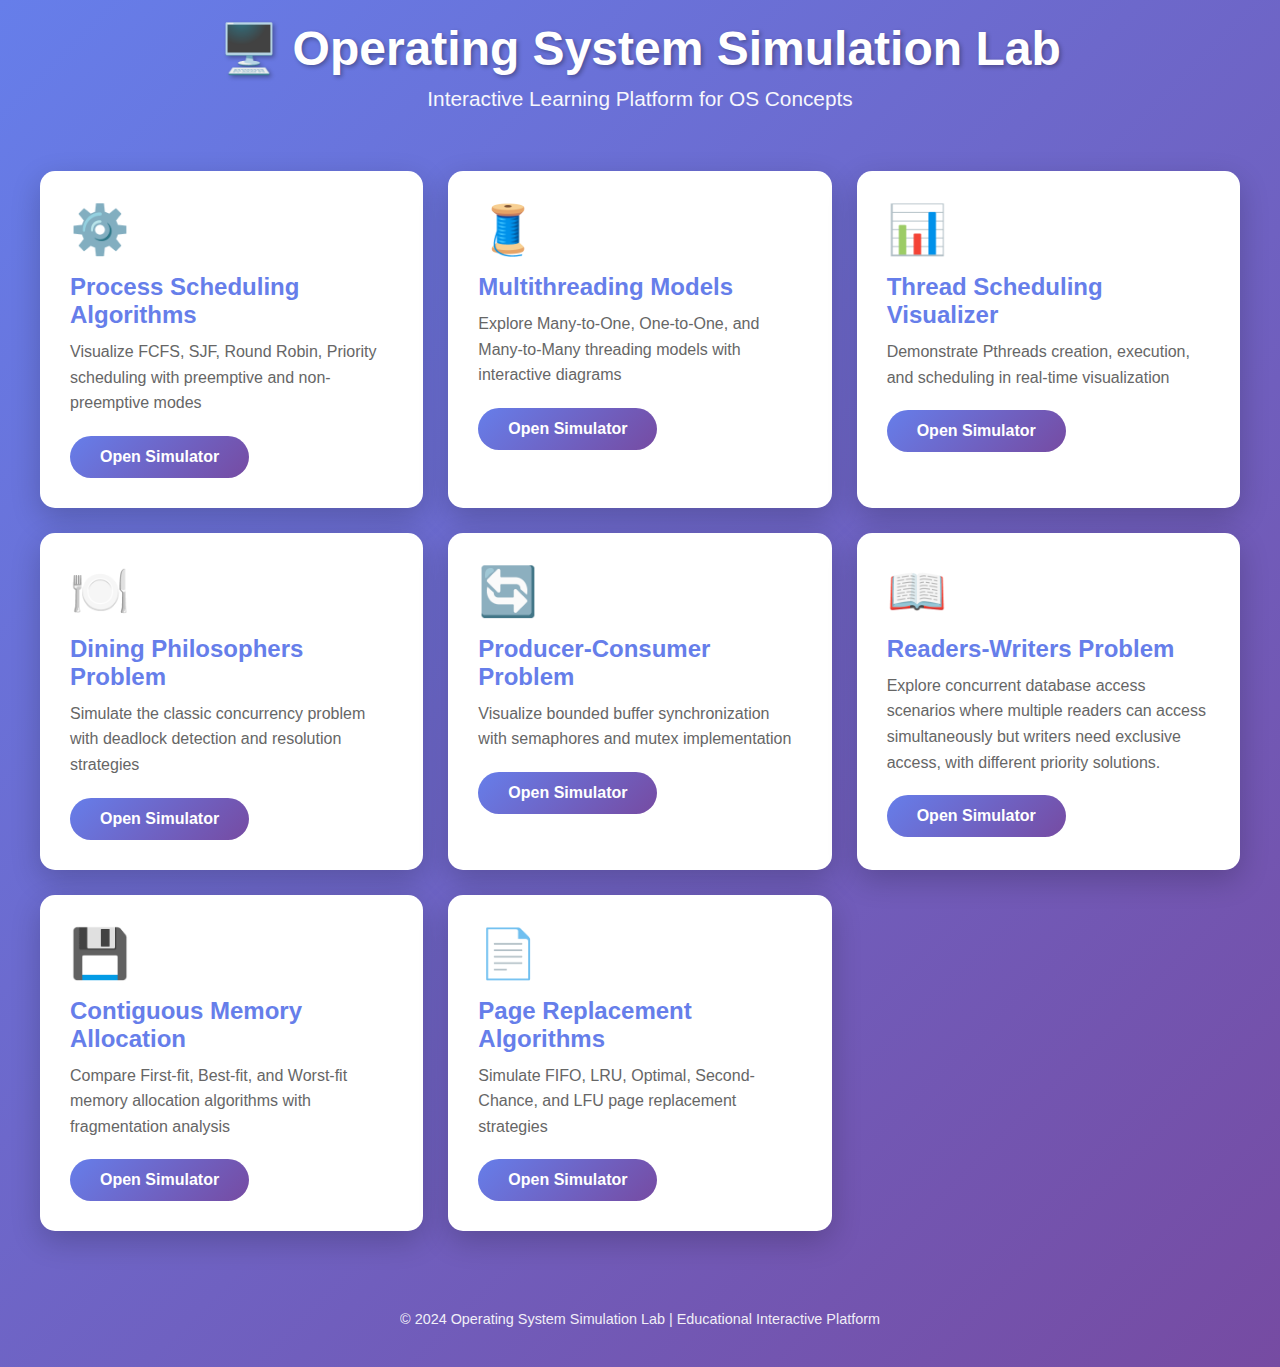
<file: index.html>
<!DOCTYPE html>
<html lang="en">

<head>
    <meta charset="UTF-8">
    <meta name="viewport" content="width=device-width, initial-scale=1.0">
    <title>Operating System Simulation Lab</title>
    <style>
        /* ===== GLOBAL STYLES ===== */
        * {
            margin: 0;
            padding: 0;
            box-sizing: border-box;
        }

        body {
            font-family: 'Segoe UI', Tahoma, Geneva, Verdana, sans-serif;
            background: linear-gradient(135deg, #667eea 0%, #764ba2 100%);
            min-height: 100vh;
            padding: 20px;
            color: #333;
        }

        /* ===== HEADER ===== */
        header {
            text-align: center;
            color: white;
            margin-bottom: 40px;
            animation: fadeInDown 0.8s ease-out;
        }

        header h1 {
            font-size: 3em;
            margin-bottom: 10px;
            text-shadow: 2px 2px 4px rgba(0, 0, 0, 0.3);
        }

        header .subtitle {
            font-size: 1.3em;
            opacity: 0.95;
            font-weight: 300;
        }

        /* ===== MAIN CONTAINER ===== */
        .container {
            max-width: 1400px;
            margin: 0 auto;
        }

        /* ===== SECTION MANAGEMENT ===== */
        .section {
            display: none;
            animation: fadeIn 0.5s ease-out;
        }

        .section.active {
            display: block;
        }

        /* ===== DASHBOARD GRID ===== */
        .dashboard-grid {
            display: grid;
            grid-template-columns: repeat(auto-fit, minmax(350px, 1fr));
            gap: 25px;
            padding: 20px;
        }

        /* ===== MODULE CARDS ===== */
        .module-card {
            background: white;
            border-radius: 15px;
            padding: 30px;
            box-shadow: 0 10px 30px rgba(0, 0, 0, 0.2);
            transition: all 0.3s ease;
            cursor: pointer;
            position: relative;
            overflow: hidden;
        }

        .module-card::before {
            content: '';
            position: absolute;
            top: 0;
            left: 0;
            width: 100%;
            height: 5px;
            background: linear-gradient(90deg, #667eea, #764ba2);
            transform: scaleX(0);
            transition: transform 0.3s ease;
        }

        .module-card:hover {
            transform: translateY(-10px);
            box-shadow: 0 15px 40px rgba(0, 0, 0, 0.3);
        }

        .module-card:hover::before {
            transform: scaleX(1);
        }

        .module-icon {
            font-size: 3em;
            margin-bottom: 15px;
            display: block;
        }

        .module-card h3 {
            color: #667eea;
            font-size: 1.5em;
            margin-bottom: 10px;
        }

        .module-card p {
            color: #666;
            font-size: 1em;
            line-height: 1.6;
            margin-bottom: 20px;
            min-height: 48px;
        }

        .module-card .btn {
            display: inline-block;
            padding: 12px 30px;
            background: linear-gradient(135deg, #667eea, #764ba2);
            color: white;
            text-decoration: none;
            border-radius: 25px;
            font-weight: 600;
            transition: all 0.3s ease;
            border: none;
            cursor: pointer;
            font-size: 1em;
        }

        .module-card .btn:hover {
            transform: scale(1.05);
            box-shadow: 0 5px 15px rgba(102, 126, 234, 0.4);
        }

        /* ===== SIMULATOR PAGE ===== */
        .simulator-page {
            background: white;
            border-radius: 15px;
            padding: 40px;
            box-shadow: 0 10px 30px rgba(0, 0, 0, 0.2);
            max-width: 900px;
            margin: 0 auto;
        }

        .simulator-page h2 {
            color: #667eea;
            font-size: 2.5em;
            margin-bottom: 20px;
            text-align: center;
        }

        .simulator-page .description {
            color: #666;
            font-size: 1.1em;
            line-height: 1.8;
            margin-bottom: 30px;
            text-align: center;
        }

        .simulator-content {
            background: #f7fafc;
            border-radius: 10px;
            padding: 40px;
            margin-bottom: 30px;
            text-align: center;
            min-height: 300px;
            display: flex;
            flex-direction: column;
            align-items: center;
            justify-content: center;
        }

        .simulator-content .placeholder-icon {
            font-size: 5em;
            margin-bottom: 20px;
            opacity: 0.5;
        }

        .simulator-content .placeholder-text {
            color: #999;
            font-size: 1.2em;
            margin-bottom: 10px;
        }

        .simulator-content .placeholder-subtext {
            color: #bbb;
            font-size: 1em;
        }

        .back-btn {
            display: inline-block;
            padding: 12px 30px;
            background: #667eea;
            color: white;
            text-decoration: none;
            border-radius: 25px;
            font-weight: 600;
            transition: all 0.3s ease;
            border: none;
            cursor: pointer;
            font-size: 1em;
        }

        .back-btn:hover {
            background: #5568d3;
            transform: translateY(-2px);
            box-shadow: 0 5px 15px rgba(102, 126, 234, 0.4);
        }

        .btn-center {
            text-align: center;
        }

        /* ===== ANIMATIONS ===== */
        @keyframes fadeIn {
            from {
                opacity: 0;
                transform: translateY(20px);
            }

            to {
                opacity: 1;
                transform: translateY(0);
            }
        }

        @keyframes fadeInDown {
            from {
                opacity: 0;
                transform: translateY(-30px);
            }

            to {
                opacity: 1;
                transform: translateY(0);
            }
        }

        /* ===== RESPONSIVE DESIGN ===== */
        @media (max-width: 768px) {
            header h1 {
                font-size: 2em;
            }

            header .subtitle {
                font-size: 1em;
            }

            .dashboard-grid {
                grid-template-columns: 1fr;
                padding: 10px;
            }

            .module-card {
                padding: 20px;
            }

            .simulator-page {
                padding: 20px;
            }

            .simulator-page h2 {
                font-size: 1.8em;
            }
        }

        /* ===== FOOTER ===== */
        footer {
            text-align: center;
            color: white;
            margin-top: 40px;
            padding: 20px;
            opacity: 0.9;
        }

        footer p {
            font-size: 0.9em;
        }
    </style>
</head>

<body>
    <header>
        <h1>🖥️ Operating System Simulation Lab</h1>
        <p class="subtitle">Interactive Learning Platform for OS Concepts</p>
    </header>

    <div class="container">
        <!-- ===== MAIN DASHBOARD ===== -->
        <section id="dashboard" class="section active">
            <div class="dashboard-grid">
                <!-- Module 1: Process Scheduling -->
                <div class="module-card" onclick="window.location.href='CPUSC/algo.html'">
                    <span class="module-icon">⚙️</span>
                    <h3>Process Scheduling Algorithms</h3>
                    <p>Visualize FCFS, SJF, Round Robin, Priority scheduling with preemptive and non-preemptive modes
                    </p>
                    <button class="btn">Open Simulator</button>
                </div>

                <!-- Module 2: Multithreading Models -->
                <div class="module-card" onclick="window.location.href='MM/mm.html'">
                    <span class="module-icon">🧵</span>
                    <h3>Multithreading Models</h3>
                    <p>Explore Many-to-One, One-to-One, and Many-to-Many threading models with interactive diagrams</p>
                    <button class="btn">Open Simulator</button>
                </div>

                <!-- Module 3: Thread Scheduling -->
                <div class="module-card" onclick="window.location.href='TSV/is.html'">
                    <span class="module-icon">📊</span>
                    <h3>Thread Scheduling Visualizer</h3>
                    <p>Demonstrate Pthreads creation, execution, and scheduling in real-time visualization</p>
                    <button class="btn">Open Simulator</button>
                </div>

                <!-- Module 4: Dining Philosophers -->
                <div class="module-card" data-module="dining-philosophers">
                    <span class="module-icon">🍽️</span>
                    <h3>Dining Philosophers Problem</h3>
                    <p>Simulate the classic concurrency problem with deadlock detection and resolution strategies</p>
                    <button class="btn">Open Simulator</button>
                </div>

                <!-- Module 5: Producer-Consumer -->
                <div class="module-card" data-module="producer-consumer">
                    <span class="module-icon">🔄</span>
                    <h3>Producer-Consumer Problem</h3>
                    <p>Visualize bounded buffer synchronization with semaphores and mutex implementation</p>
                    <button class="btn">Open Simulator</button>
                </div>

                <!-- Module 6: Readers-Writers -->
                <div class="module-card" onclick="window.location.href='Reader/read.html'">
                    <span class="module-icon">📖</span>
                    <h3>Readers-Writers Problem</h3>
                    <p>Explore concurrent database access scenarios where multiple readers can access
                        simultaneously but writers need exclusive access, with different priority solutions.</p>
                    <button class="btn">Open Simulator</button>
                </div>

                <!-- Module 7: Memory Allocation -->
                <div class="module-card" onclick="window.location.href='FITS/fit.html'">
                    <span class="module-icon">💾</span>
                    <h3>Contiguous Memory Allocation</h3>
                    <p>Compare First-fit, Best-fit, and Worst-fit memory allocation algorithms with fragmentation
                        analysis</p>
                    <button class="btn">Open Simulator</button>
                </div>

                <!-- Module 8: Page Replacement -->
                <div class="module-card" onclick="window.location.href='Page/page.html'">
                    <span class="module-icon">📄</span>
                    <h3>Page Replacement Algorithms</h3>
                    <p>Simulate FIFO, LRU, Optimal, Second-Chance, and LFU page replacement strategies</p>
                    <button class="btn">Open Simulator</button>
                </div>
            </div>
        </section>

        <!-- ===== SIMULATOR PAGES (PLACEHOLDERS) ===== -->

        <!-- Process Scheduling Simulator -->
        <section id="process-scheduling" class="section simulator-page">
            <h2>⚙️ Process Scheduling Algorithms</h2>
            <p class="description">Interactive simulator for CPU scheduling algorithms including FCFS, SJF, SRTF, Round
                Robin, and Priority scheduling with support for both preemptive and non-preemptive modes.</p>
            <div class="simulator-content">
                <div class="placeholder-icon">⚙️</div>
                <p class="placeholder-text">Simulator will be loaded here</p>
                <p class="placeholder-subtext">This module will demonstrate various CPU scheduling algorithms with Gantt
                    charts and performance metrics</p>
            </div>
            <div class="btn-center">
                <button class="back-btn" onclick="navigateToSection('dashboard')">← Back to Main Menu</button>
            </div>
        </section>

        <!-- Multithreading Models Simulator -->
        <section id="multithreading" class="section simulator-page">
            <h2>🧵 Multithreading Models</h2>
            <p class="description">Explore the relationship between user threads and kernel threads through visual
                representation of Many-to-One, One-to-One, and Many-to-Many threading models.</p>
            <div class="simulator-content">
                <div class="placeholder-icon">🧵</div>
                <p class="placeholder-text">Simulator will be loaded here</p>
                <p class="placeholder-subtext">This module will show thread mapping models with interactive diagrams</p>
            </div>
            <div class="btn-center">
                <button class="back-btn" onclick="navigateToSection('dashboard')">← Back to Main Menu</button>
            </div>
        </section>

        <!-- Thread Scheduling Visualizer -->
        <section id="thread-scheduling" class="section simulator-page">
            <h2>📊 Thread Scheduling Visualizer</h2>
            <p class="description">Demonstrate Pthreads creation, execution, and scheduling with real-time visualization
                of thread states and transitions.</p>
            <div class="simulator-content">
                <div class="placeholder-icon">📊</div>
                <p class="placeholder-text">Simulator will be loaded here</p>
                <p class="placeholder-subtext">This module will visualize pthread operations and scheduling behavior</p>
            </div>
            <div class="btn-center">
                <button class="back-btn" onclick="navigateToSection('dashboard')">← Back to Main Menu</button>
            </div>
        </section>

        <!-- Dining Philosophers Simulator -->
        <section id="dining-philosophers" class="section simulator-page">
            <h2>🍽️ Dining Philosophers Problem</h2>
            <p class="description">Classic concurrency problem simulation showing philosophers thinking and eating with
                visual representation of chopstick allocation, deadlock scenarios, and resolution strategies.</p>
            <div class="simulator-content">
                <div class="placeholder-icon">🍽️</div>
                <p class="placeholder-text">Simulator will be loaded here</p>
                <p class="placeholder-subtext">This module will animate the dining philosophers problem with deadlock
                    detection</p>
            </div>
            <div class="btn-center">
                <button class="back-btn" onclick="navigateToSection('dashboard')">← Back to Main Menu</button>
            </div>
        </section>

        <!-- Producer-Consumer Simulator -->
        <section id="producer-consumer" class="section simulator-page">
            <h2>🔄 Producer-Consumer Problem</h2>
            <p class="description">Visualize the bounded buffer problem with producers generating items and consumers
                removing them, demonstrating synchronization using semaphores and mutexes.</p>
            <div class="simulator-content">
                <div class="placeholder-icon">🔄</div>
                <p class="placeholder-text">Simulator will be loaded here</p>
                <p class="placeholder-subtext">This module will show bounded buffer operations with synchronization
                    primitives</p>
            </div>
            <div class="btn-center">
                <button class="back-btn" onclick="navigateToSection('dashboard')">← Back to Main Menu</button>
            </div>
        </section>

        <!-- Readers-Writers Simulator -->
        <section id="readers-writers" class="section simulator-page">
            <h2>📖 Readers-Writers Problem</h2>
            <p class="description">Explore concurrent database access scenarios where multiple readers can access
                simultaneously but writers need exclusive access, with different priority solutions.</p>
            <div class="simulator-content">
                <div class="placeholder-icon">📖</div>
                <p class="placeholder-text">Simulator will be loaded here</p>
                <p class="placeholder-subtext">This module will demonstrate reader-writer synchronization with priority
                    schemes</p>
            </div>
            <div class="btn-center">
                <button class="back-btn" onclick="navigateToSection('dashboard')">← Back to Main Menu</button>
            </div>
        </section>

        <!-- Memory Allocation Simulator -->
        <section id="memory-allocation" class="section simulator-page">
            <h2>💾 Contiguous Memory Allocation</h2>
            <p class="description">Compare memory allocation strategies including First-fit, Best-fit, and Worst-fit
                algorithms with visual representation of memory blocks and fragmentation analysis.</p>
            <div class="simulator-content">
                <div class="placeholder-icon">💾</div>
                <p class="placeholder-text">Simulator will be loaded here</p>
                <p class="placeholder-subtext">This module will visualize memory allocation strategies and fragmentation
                </p>
            </div>
            <div class="btn-center">
                <button class="back-btn" onclick="navigateToSection('dashboard')">← Back to Main Menu</button>
            </div>
        </section>

        <!-- Page Replacement Simulator -->
        <section id="page-replacement" class="section simulator-page">
            <h2>📄 Page Replacement Algorithms</h2>
            <p class="description">Simulate virtual memory page replacement strategies including FIFO, LRU, Optimal,
                Second-Chance (Clock), and LFU algorithms with page fault analysis.</p>
            <div class="simulator-content">
                <div class="placeholder-icon">📄</div>
                <p class="placeholder-text">Simulator will be loaded here</p>
                <p class="placeholder-subtext">This module will demonstrate page replacement algorithms with fault
                    counting</p>
            </div>
            <div class="btn-center">
                <button class="back-btn" onclick="navigateToSection('dashboard')">← Back to Main Menu</button>
            </div>
        </section>
    </div>

    <footer>
        <p>© 2024 Operating System Simulation Lab | Educational Interactive Platform</p>
    </footer>

    <script>
        // ============================================================================
        // NAVIGATION SYSTEM
        // ============================================================================

        // Navigate to a specific section
        function navigateToSection(sectionId) {
            // Hide all sections
            const sections = document.querySelectorAll('.section');
            sections.forEach(section => {
                section.classList.remove('active');
            });

            // Show the target section
            const targetSection = document.getElementById(sectionId);
            if (targetSection) {
                targetSection.classList.add('active');

                // Scroll to top
                window.scrollTo({
                    top: 0,
                    behavior: 'smooth'
                });
            }
        }

        // ============================================================================
        // MODULE CARD CLICK HANDLERS
        // ============================================================================

        // Add click event listeners to all module cards
        document.addEventListener('DOMContentLoaded', function () {
            const moduleCards = document.querySelectorAll('.module-card');

            moduleCards.forEach(card => {
                card.addEventListener('click', function () {
                    const moduleId = this.getAttribute('data-module');
                    if (moduleId) {
                        navigateToSection(moduleId);
                    }
                });

                // Add hover effect sound feedback (optional)
                card.addEventListener('mouseenter', function () {
                    this.style.transform = 'translateY(-10px)';
                });

                card.addEventListener('mouseleave', function () {
                    this.style.transform = 'translateY(0)';
                });
            });

            // Add keyboard navigation support
            document.addEventListener('keydown', function (e) {
                // Press Escape to go back to dashboard
                if (e.key === 'Escape') {
                    const currentSection = document.querySelector('.section.active');
                    if (currentSection && currentSection.id !== 'dashboard') {
                        navigateToSection('dashboard');
                    }
                }
            });
        });

        // ============================================================================
        // UTILITY FUNCTIONS
        // ============================================================================

        // Get current active section
        function getCurrentSection() {
            const activeSection = document.querySelector('.section.active');
            return activeSection ? activeSection.id : null;
        }

        // Check if on dashboard
        function isOnDashboard() {
            return getCurrentSection() === 'dashboard';
        }

        // Browser back button support
        window.addEventListener('popstate', function (e) {
            if (e.state && e.state.section) {
                navigateToSection(e.state.section);
            } else {
                navigateToSection('dashboard');
            }
        });

        // Initialize history state
        history.replaceState({ section: 'dashboard' }, '', '#dashboard');

        // Update history when navigating
        const originalNavigate = navigateToSection;
        navigateToSection = function (sectionId) {
            originalNavigate(sectionId);
            history.pushState({ section: sectionId }, '', '#' + sectionId);
        };

        // ============================================================================
        // LOADING ANIMATION (Optional Enhancement)
        // ============================================================================

        // Add loading state to buttons
        document.addEventListener('DOMContentLoaded', function () {
            const buttons = document.querySelectorAll('.btn, .back-btn');

            buttons.forEach(button => {
                button.addEventListener('click', function () {
                    // Add a brief loading state
                    const originalText = this.textContent;
                    this.textContent = 'Loading...';
                    this.style.opacity = '0.7';

                    setTimeout(() => {
                        this.textContent = originalText;
                        this.style.opacity = '1';
                    }, 300);
                });
            });
        });

        // ============================================================================
        // CONSOLE INFO (Development Helper)
        // ============================================================================

        console.log('%c Operating System Simulation Lab ', 'background: #667eea; color: white; font-size: 20px; padding: 10px;');
        console.log('%c Available Modules: ', 'color: #667eea; font-size: 14px; font-weight: bold;');
        console.log('1. Process Scheduling Algorithms');
        console.log('2. Multithreading Models');
        console.log('3. Thread Scheduling Visualizer');
        console.log('4. Dining Philosophers Problem');
        console.log('5. Producer-Consumer Problem');
        console.log('6. Readers-Writers Problem');
        console.log('7. Contiguous Memory Allocation');
        console.log('8. Page Replacement Algorithms');
        console.log('%c Navigation: Click any module card or use navigateToSection("module-id") ', 'color: #999; font-style: italic;');
    </script>
</body>

</html>
</file>
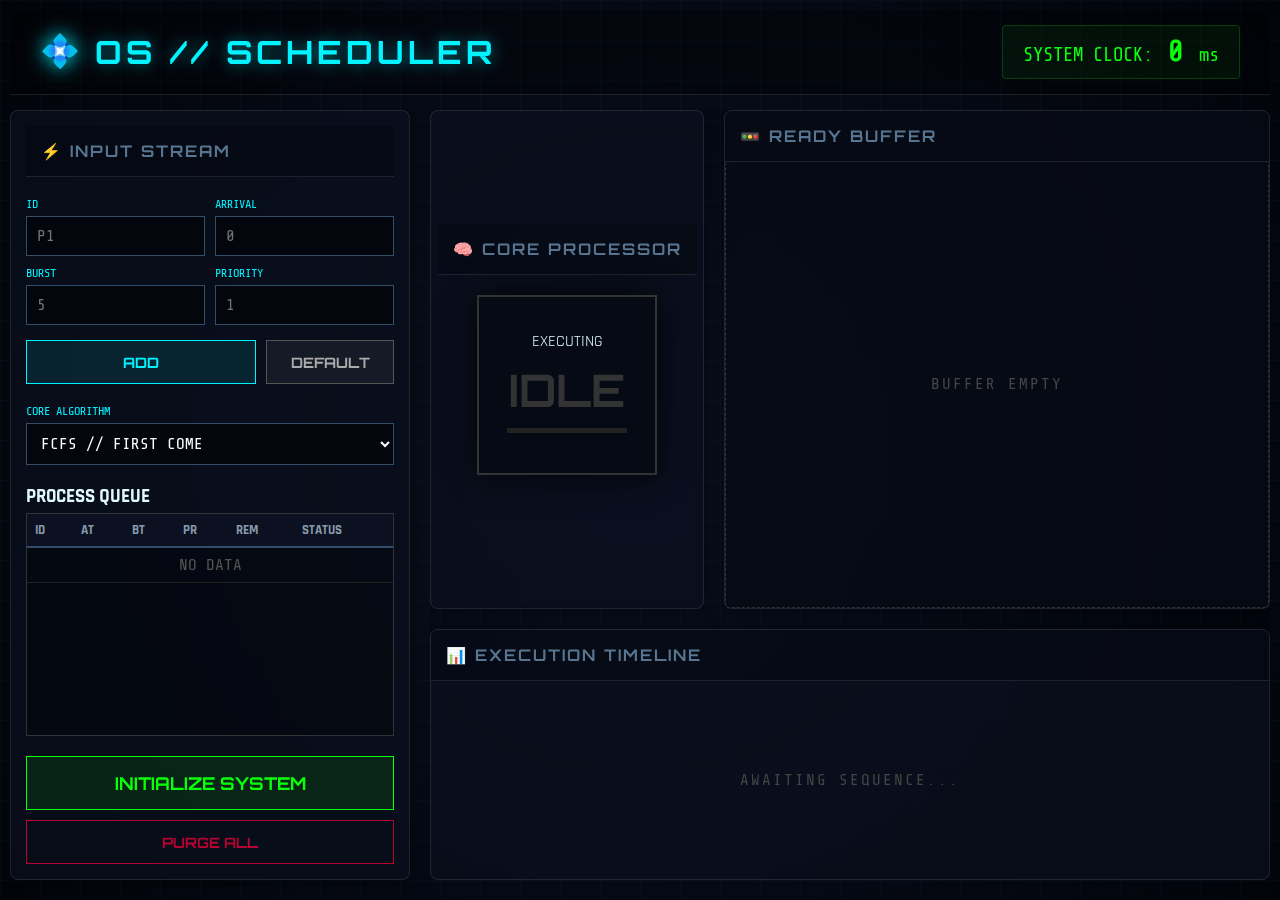
<file: CPUSC/algo.html>
<!DOCTYPE html>
<html lang="en">

<head>
    <meta charset="UTF-8">
    <meta name="viewport" content="width=device-width, initial-scale=1.0">
    <title>CPU SCHEDULER // SYSTEM OVERRIDE</title>
    <link rel="preconnect" href="https://fonts.googleapis.com">
    <link rel="preconnect" href="https://fonts.gstatic.com" crossorigin>
    <link
        href="https://fonts.googleapis.com/css2?family=Orbitron:wght@400;700;900&family=Rajdhani:wght@400;600;700&family=Share+Tech+Mono&display=swap"
        rel="stylesheet">
    <link rel="stylesheet" href="style.css">
</head>

<body>
    <div class="bg-grid"></div>
    <div class="container">
        <header>
            <div class="logo-area">
                <span class="logo-icon">💠</span>
                <h1 class="glitch">OS // SCHEDULER</h1>
            </div>
            <div class="sys-time">
                <span>SYSTEM CLOCK: </span>
                <span id="currentTime" class="clock-val">0</span>
                <span class="unit">ms</span>
            </div>
        </header>

        <div class="main-layout">

            <!-- LEFT PANEL: CONFIGURATION -->
            <aside class="sidebar glass-panel">
                <div class="panel-header">
                    <h2><span class="icon">⚡</span> INPUT STREAM</h2>
                </div>

                <div class="input-group">
                    <div class="row">
                        <div class="col">
                            <label>ID</label>
                            <input type="text" id="processId" placeholder="P1" class="cyber-input" />
                        </div>
                        <div class="col">
                            <label>ARRIVAL</label>
                            <input type="number" id="arrivalTime" min="0" placeholder="0" class="cyber-input" />
                        </div>
                    </div>
                    <div class="row">
                        <div class="col">
                            <label>BURST</label>
                            <input type="number" id="burstTime" min="1" placeholder="5" class="cyber-input" />
                        </div>
                        <div class="col">
                            <label>PRIORITY</label>
                            <input type="number" id="priority" min="1" placeholder="1" class="cyber-input" />
                        </div>
                    </div>
                    <div class="btn-row">
                        <button id="addProcessBtn" class="btn btn-add">ADD</button>
                        <button id="loadDefaultBtn" class="btn btn-load">DEFAULT</button>
                    </div>
                </div>

                <div class="algo-config">
                    <label>CORE ALGORITHM</label>
                    <select id="algorithmSelect" class="cyber-select">
                        <option value="fcfs">FCFS // FIRST COME</option>
                        <option value="sjf">SJF // SHORTEST JOB</option>
                        <option value="srtf">SRTF // REMAINING TIME</option>
                        <option value="priority">PRIO // PRIORITY</option>
                        <option value="rr">RR // ROUND ROBIN</option>
                    </select>

                    <div id="quantumRow" class="quantum-box" style="display:none;">
                        <label>TIME QUANTUM</label>
                        <input type="number" id="timeQuantum" min="1" value="2" class="cyber-input" />
                    </div>
                </div>

                <!-- Process Table (Updated for Dynamic Values) -->
                <div class="process-list-container">
                    <h3>PROCESS QUEUE</h3>
                    <div class="table-scroll">
                        <table id="processTable" class="cyber-table">
                            <thead>
                                <tr>
                                    <th>ID</th>
                                    <th>AT</th>
                                    <th>BT</th>
                                    <th>PR</th>
                                    <th>REM</th>
                                    <th>STATUS</th>
                                </tr>
                            </thead>
                            <tbody id="processTableBody">
                                <!-- Dynamic -->
                            </tbody>
                        </table>
                    </div>
                </div>

                <div class="global-controls">
                    <button id="runSimulationBtn" class="btn btn-execute">INITIALIZE SYSTEM</button>
                    <button id="clearAllBtn" class="btn btn-danger">PURGE ALL</button>
                </div>
            </aside>

            <!-- MAIN VISUALIZATION AREA -->
            <main class="visual-deck">

                <!-- TOP DECK: CPU & READY QUEUE -->
                <div class="top-deck">
                    <!-- CPU Visualizer -->
                    <div class="cpu-stage glass-panel">
                        <div class="panel-header">
                            <h3><span class="icon">🧠</span> CORE PROCESSOR</h3>
                        </div>
                        <div class="cpu-socket">
                            <div class="cpu-chip border-gradient" id="cpuChip">
                                <div class="cpu-inner">
                                    <span class="label">EXECUTING</span>
                                    <h1 id="cpuProcessDisplay">IDLE</h1>
                                    <div class="cpu-load-bar">
                                        <div class="load-fill" id="cpuLoadBar"></div>
                                    </div>
                                </div>
                                <div class="cpu-glow"></div>
                            </div>
                        </div>
                    </div>

                    <!-- Ready Queue Visualizer -->
                    <div class="queue-stage glass-panel">
                        <div class="panel-header">
                            <h3><span class="icon">🚥</span> READY BUFFER</h3>
                        </div>
                        <div class="queue-track" id="readyQueueVisual">
                            <div class="empty-msg">BUFFER EMPTY</div>
                        </div>
                    </div>
                </div>

                <!-- CONTROLS & GANTT -->
                <div class="control-deck glass-panel" id="executionControls" style="display:none;">
                    <div class="playback-controls">
                        <button id="startBtn" class="btn btn-play">▶ EXECUTE</button>
                        <button id="pauseBtn" class="btn btn-pause">⏸ HOLD</button>
                        <button id="stepBtn" class="btn btn-step">⏭ STEP</button>
                        <button id="resetBtn" class="btn btn-reset">↺ REBOOT</button>
                    </div>
                    <div class="status-indicators">
                        <div class="stat-item">
                            <span class="lbl">AVG WAIT</span>
                            <span id="avgWT" class="val">--</span>
                        </div>
                        <div class="stat-item">
                            <span class="lbl">AVG TURNAROUND</span>
                            <span id="avgTAT" class="val">--</span>
                        </div>
                    </div>
                </div>

                <div class="gantt-deck glass-panel">
                    <div class="panel-header">
                        <h3><span class="icon">📊</span> EXECUTION TIMELINE</h3>
                    </div>
                    <div id="ganttChart" class="gantt-track">
                        <div class="empty-msg">AWAITING SEQUENCE...</div>
                    </div>
                </div>

            </main>
        </div>
    </div>

    <script src="script.js"></script>
</body>

</html>
</file>
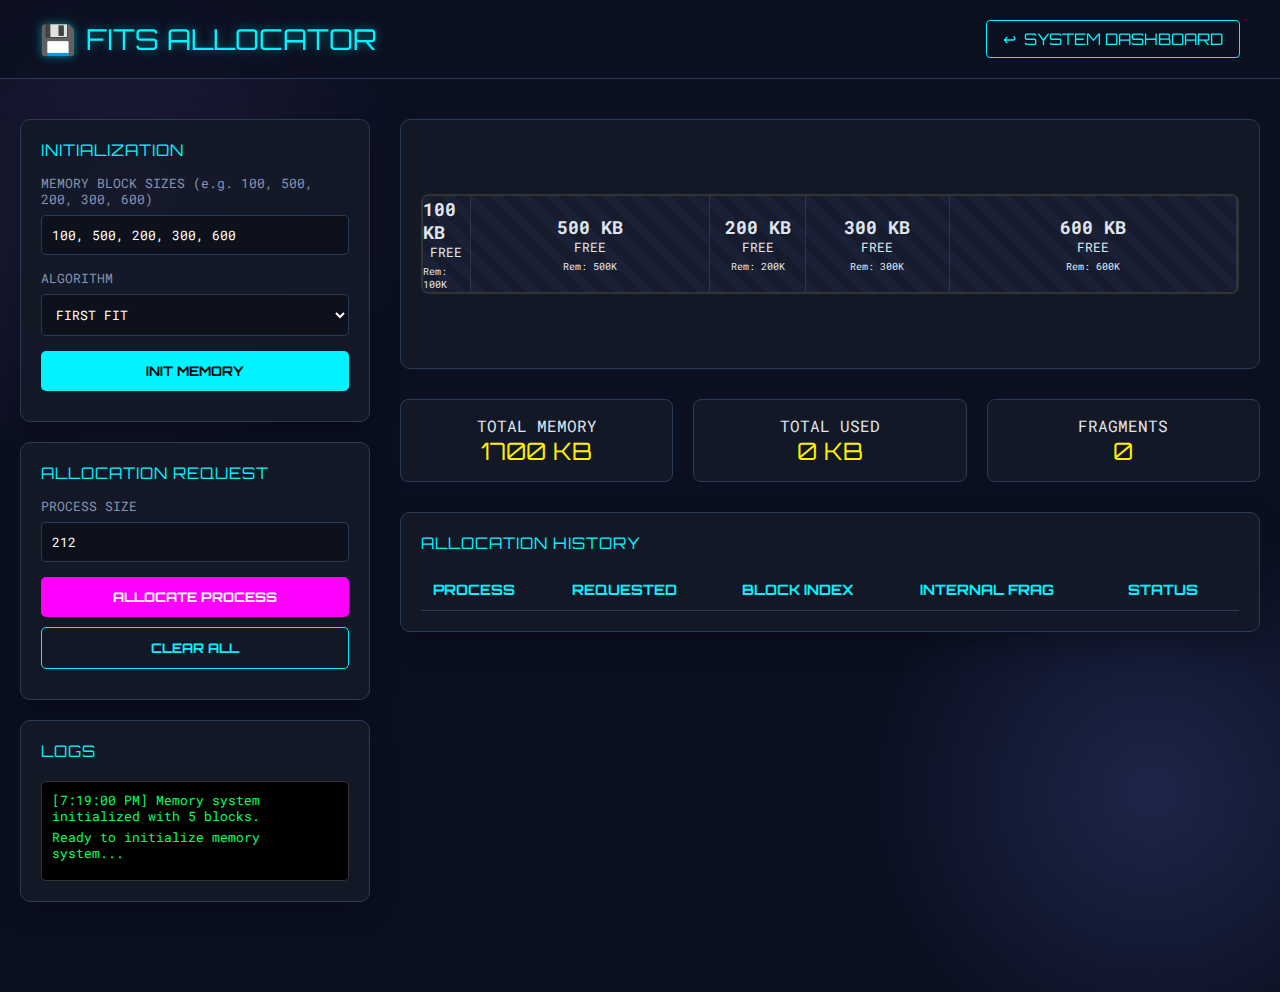
<file: FITS/fit.html>
<!DOCTYPE html>
<html lang="en">

<head>
    <meta charset="UTF-8">
    <meta name="viewport" content="width=device-width, initial-scale=1.0">
    <title>OS Memory Allocator - FITS Simulator</title>
    <link
        href="https://fonts.googleapis.com/css2?family=Orbitron:wght@400;700&family=Roboto+Mono:wght@400;500&display=swap"
        rel="stylesheet">
    <style>
        :root {
            --bg-color: #0b1021;
            --panel-bg: rgba(20, 25, 40, 0.9);
            --accent-cyan: #00f3ff;
            --accent-pink: #ff00ff;
            --accent-green: #00ff66;
            --accent-yellow: #ffee00;
            --text-color: #e0e6ed;
            --border-color: #2a3b55;
            --glass: rgba(255, 255, 255, 0.05);
        }

        * {
            margin: 0;
            padding: 0;
            box-sizing: border-box;
        }

        body {
            font-family: 'Roboto Mono', monospace;
            background-color: var(--bg-color);
            background-image:
                radial-gradient(circle at 10% 20%, rgba(118, 75, 162, 0.2) 0%, transparent 20%),
                radial-gradient(circle at 90% 80%, rgba(102, 126, 234, 0.2) 0%, transparent 20%);
            color: var(--text-color);
            min-height: 100vh;
            padding-bottom: 50px;
        }

        /* ===== HEADER ===== */
        header {
            display: flex;
            justify-content: space-between;
            align-items: center;
            padding: 20px 40px;
            background: rgba(11, 16, 33, 0.8);
            backdrop-filter: blur(10px);
            border-bottom: 1px solid var(--border-color);
            position: sticky;
            top: 0;
            z-index: 100;
        }

        .logo {
            font-family: 'Orbitron', sans-serif;
            font-size: 1.8rem;
            color: var(--accent-cyan);
            text-shadow: 0 0 10px rgba(0, 243, 255, 0.5);
            display: flex;
            align-items: center;
            gap: 10px;
        }

        .back-btn {
            background: transparent;
            border: 1px solid var(--accent-cyan);
            color: var(--accent-cyan);
            padding: 8px 16px;
            border-radius: 4px;
            cursor: pointer;
            font-family: 'Orbitron', sans-serif;
            transition: all 0.3s;
            text-decoration: none;
            display: flex;
            align-items: center;
            gap: 8px;
        }

        .back-btn:hover {
            background: rgba(0, 243, 255, 0.1);
            transform: translateX(-5px);
        }

        /* ===== MAIN CONTAINER ===== */
        .container {
            max-width: 1400px;
            margin: 40px auto;
            padding: 0 20px;
            display: grid;
            grid-template-columns: 350px 1fr;
            gap: 30px;
        }

        /* ===== CONTROLS PANEL ===== */
        .controls-panel {
            display: flex;
            flex-direction: column;
            gap: 20px;
        }

        .card {
            background: var(--panel-bg);
            border: 1px solid var(--border-color);
            border-radius: 10px;
            padding: 20px;
            box-shadow: 0 10px 30px rgba(0, 0, 0, 0.3);
        }

        .panel-title {
            font-family: 'Orbitron', sans-serif;
            margin-bottom: 15px;
            color: var(--accent-cyan);
            font-size: 1rem;
            text-transform: uppercase;
            letter-spacing: 1px;
        }

        .input-group {
            margin-bottom: 15px;
        }

        .input-group label {
            display: block;
            margin-bottom: 8px;
            font-size: 0.8rem;
            color: #8892b0;
        }

        input,
        select {
            width: 100%;
            background: rgba(0, 0, 0, 0.3);
            border: 1px solid var(--border-color);
            color: white;
            padding: 10px;
            border-radius: 5px;
            font-family: 'Roboto Mono', monospace;
        }

        .btn {
            width: 100%;
            padding: 12px;
            border: none;
            border-radius: 5px;
            font-family: 'Orbitron', sans-serif;
            font-weight: bold;
            cursor: pointer;
            transition: all 0.3s;
            text-transform: uppercase;
            margin-bottom: 10px;
        }

        .btn-cyan {
            background: var(--accent-cyan);
            color: #000;
        }

        .btn-pink {
            background: var(--accent-pink);
            color: white;
        }

        .btn-outline {
            background: transparent;
            border: 1px solid var(--accent-cyan);
            color: var(--accent-cyan);
        }

        .btn:hover {
            transform: translateY(-2px);
            opacity: 0.9;
        }

        /* ===== MEMORY VISUALIZER ===== */
        .visualizer-area {
            display: flex;
            flex-direction: column;
            gap: 30px;
        }

        .memory-visual {
            background: var(--panel-bg);
            border: 1px solid var(--border-color);
            border-radius: 10px;
            padding: 40px 20px;
            min-height: 250px;
            display: flex;
            flex-direction: column;
            justify-content: center;
        }

        .block-container {
            display: flex;
            width: 100%;
            height: 100px;
            border: 2px solid #333;
            border-radius: 8px;
            overflow: hidden;
            background: #050810;
        }

        .memory-block {
            height: 100%;
            border-right: 1px solid rgba(255, 255, 255, 0.1);
            display: flex;
            flex-direction: column;
            align-items: center;
            justify-content: center;
            position: relative;
            transition: all 0.5s ease;
        }

        .memory-block.free {
            background: repeating-linear-gradient(45deg, #1a2035, #1a2035 10px, #161c2e 10px, #161c2e 20px);
        }

        .memory-block.allocated {
            color: #000;
        }

        .block-fill {
            position: absolute;
            top: 0;
            left: 0;
            height: 100%;
            background: linear-gradient(135deg, #00f3ff 0%, #00a8ff 100%);
            box-shadow: inset 0 0 20px rgba(0, 243, 255, 0.4);
            transition: width 0.5s ease-in-out;
            z-index: 1;
        }

        .memory-block * {
            z-index: 2;
        }

        .block-label {
            font-size: 0.7rem;
            position: absolute;
            top: -25px;
            color: #8892b0;
            white-space: nowrap;
        }

        .block-size {
            font-weight: bold;
            font-size: 1.1rem;
        }

        .block-process {
            font-size: 0.8rem;
            text-transform: uppercase;
        }

        /* ===== STATS & TABLE ===== */
        .stats-grid {
            display: grid;
            grid-template-columns: repeat(auto-fit, minmax(200px, 1fr));
            gap: 20px;
        }

        .stat-item {
            background: var(--panel-bg);
            border: 1px solid var(--border-color);
            padding: 15px;
            border-radius: 8px;
            text-align: center;
        }

        .stat-val {
            font-family: 'Orbitron';
            font-size: 1.5rem;
            color: var(--accent-yellow);
        }

        .table-card {
            overflow-x: auto;
        }

        table {
            width: 100%;
            border-collapse: collapse;
        }

        th,
        td {
            padding: 12px;
            text-align: left;
            border-bottom: 1px solid #2a3b55;
            font-size: 0.9rem;
        }

        th {
            font-family: 'Orbitron';
            color: var(--accent-cyan);
            text-transform: uppercase;
        }

        .status-allocated {
            color: var(--accent-green);
        }

        .status-failed {
            color: var(--accent-pink);
        }

        /* Animation */
        @keyframes pulse-yellow {
            0% {
                box-shadow: 0 0 0 0 rgba(255, 238, 0, 0.4);
            }

            70% {
                box-shadow: 0 0 0 10px rgba(255, 238, 0, 0);
            }

            100% {
                box-shadow: 0 0 0 0 rgba(255, 238, 0, 0);
            }
        }

        .searching {
            border: 2px solid var(--accent-yellow);
            animation: pulse-yellow 1s infinite;
            z-index: 10;
        }

        .console-log {
            background: #000;
            color: var(--accent-green);
            font-size: 0.8rem;
            padding: 10px;
            height: 100px;
            overflow-y: auto;
            border-radius: 5px;
            border: 1px solid #333;
            margin-top: 20px;
        }

        .log-entry {
            margin-bottom: 5px;
        }
    </style>
</head>

<body>
    <header>
        <div class="logo">
            <span>💾</span> FITS ALLOCATOR
        </div>
        <a href="../index.html" class="back-btn">
            <span>↩</span> SYSTEM DASHBOARD
        </a>
    </header>

    <div class="container">
        <!-- Controls Panel -->
        <div class="controls-panel">
            <div class="card">
                <div class="panel-title">Initialization</div>
                <div class="input-group">
                    <label>MEMORY BLOCK SIZES (e.g. 100, 500, 200, 300, 600)</label>
                    <input type="text" id="memBlocks" value="100, 500, 200, 300, 600">
                </div>
                <div class="input-group">
                    <label>ALGORITHM</label>
                    <select id="algo">
                        <option value="first">FIRST FIT</option>
                        <option value="best">BEST FIT</option>
                        <option value="worst">WORST FIT</option>
                    </select>
                </div>
                <button class="btn btn-cyan" onclick="resetMemory()">INIT MEMORY</button>
            </div>

            <div class="card">
                <div class="panel-title">Allocation Request</div>
                <div class="input-group">
                    <label>PROCESS SIZE</label>
                    <input type="number" id="procSize" value="212">
                </div>
                <button class="btn btn-pink" id="allocBtn" onclick="requestAllocation()">ALLOCATE PROCESS</button>
                <button class="btn btn-outline" onclick="clearMemory()">CLEAR ALL</button>
            </div>

            <div class="card">
                <div class="panel-title">Logs</div>
                <div class="console-log" id="logs">
                    Ready to initialize memory system...
                </div>
            </div>
        </div>

        <!-- Visualizer Area -->
        <div class="visualizer-area">
            <div class="memory-visual">
                <div class="block-container" id="blockContainer">
                    <!-- Blocks injected here -->
                </div>
                <div id="labelsContainer" style="position: relative; width: 100%;"></div>
            </div>

            <div class="stats-grid">
                <div class="stat-item">
                    <div class="stat-label">TOTAL MEMORY</div>
                    <div class="stat-val" id="totalMem">0 KB</div>
                </div>
                <div class="stat-item">
                    <div class="stat-label">TOTAL USED</div>
                    <div class="stat-val" id="usedMem">0 KB</div>
                </div>
                <div class="stat-item">
                    <div class="stat-label">FRAGMENTS</div>
                    <div class="stat-val" id="fragCount">0</div>
                </div>
            </div>

            <div class="card table-card">
                <div class="panel-title">Allocation History</div>
                <table>
                    <thead>
                        <tr>
                            <th>Process</th>
                            <th>Requested</th>
                            <th>Block Index</th>
                            <th>Internal Frag</th>
                            <th>Status</th>
                        </tr>
                    </thead>
                    <tbody id="historyBody">
                        <!-- History injected here -->
                    </tbody>
                </table>
            </div>
        </div>
    </div>

    <script>
        let memory = [];
        let history = [];
        let procCounter = 1;

        function resetMemory() {
            const input = document.getElementById('memBlocks').value;
            const sizes = input.split(/[\s,]+/).map(Number).filter(n => !isNaN(n) && n > 0);

            if (sizes.length === 0) {
                alert("Please enter valid sizes!");
                return;
            }

            memory = sizes.map((size, index) => ({
                id: index,
                totalSize: size,
                remaining: size,
                allocated: [],
                originalIdx: index
            }));

            history = [];
            procCounter = 1;
            updateUI();
            log("Memory system initialized with " + sizes.length + " blocks.");
        }

        async function requestAllocation() {
            const size = parseInt(document.getElementById('procSize').value);
            const algo = document.getElementById('algo').value;

            if (isNaN(size) || size <= 0) return;
            if (memory.length === 0) {
                alert("Initialize memory first!");
                return;
            }

            log("Requesting " + size + " KB using " + algo.toUpperCase() + " fit...");
            document.getElementById('allocBtn').disabled = true;

            let targetIdx = -1;

            // Algorithm Logic
            if (algo === 'first') {
                for (let i = 0; i < memory.length; i++) {
                    highlightBlock(i);
                    await sleep(500);
                    if (memory[i].remaining >= size) {
                        targetIdx = i;
                        break;
                    }
                    unhighlightBlock(i);
                }
            } else if (algo === 'best') {
                let minFrag = Infinity;
                for (let i = 0; i < memory.length; i++) {
                    highlightBlock(i);
                    await sleep(400);
                    if (memory[i].remaining >= size) {
                        let frag = memory[i].remaining - size;
                        if (frag < minFrag) {
                            minFrag = frag;
                            if (targetIdx !== -1) unhighlightBlock(targetIdx);
                            targetIdx = i;
                            continue; // Keep it highlighted as current best
                        }
                    }
                    unhighlightBlock(i);
                }
            } else if (algo === 'worst') {
                let maxFrag = -1;
                for (let i = 0; i < memory.length; i++) {
                    highlightBlock(i);
                    await sleep(400);
                    if (memory[i].remaining >= size) {
                        let frag = memory[i].remaining - size;
                        if (frag > maxFrag) {
                            maxFrag = frag;
                            if (targetIdx !== -1) unhighlightBlock(targetIdx);
                            targetIdx = i;
                            continue; // Keep it highlighted as current worst
                        }
                    }
                    unhighlightBlock(i);
                }
            }

            if (targetIdx !== -1) {
                const block = memory[targetIdx];
                const frag = block.remaining - size;
                block.allocated.push({ id: procCounter, size: size });
                block.remaining -= size;

                history.unshift({
                    name: 'P' + procCounter,
                    requested: size,
                    block: targetIdx,
                    frag: frag,
                    status: 'SUCCESS'
                });

                log("P" + procCounter + " allocated to Block " + targetIdx + ". Fragmentation: " + frag + " KB.");
                procCounter++;
            } else {
                history.unshift({
                    name: 'P' + procCounter,
                    requested: size,
                    block: '-',
                    frag: '-',
                    status: 'FAILED'
                });
                log("Allocation FAILED for P" + procCounter + ". No suitable block found.");
                procCounter++;
            }

            unhighlightAll();
            updateUI();
            document.getElementById('allocBtn').disabled = false;
        }

        function updateUI() {
            const container = document.getElementById('blockContainer');
            container.innerHTML = '';

            let total = 0;
            let used = 0;
            let frags = 0;

            memory.forEach((block, idx) => {
                total += block.totalSize;

                // Create Block Div
                const blockDiv = document.createElement('div');
                blockDiv.className = 'memory-block ' + (block.remaining < block.totalSize ? 'allocated' : 'free');
                blockDiv.id = 'mb-' + idx;

                // Percentage width
                const width = (block.totalSize / memory.reduce((a, b) => a + b.totalSize, 0)) * 100;
                blockDiv.style.width = width + '%';

                // Content
                let usedInBlock = block.totalSize - block.remaining;
                used += usedInBlock;
                if (block.remaining > 0 && block.remaining < block.totalSize) frags++;

                let fillPercent = (usedInBlock / block.totalSize) * 100;

                blockDiv.innerHTML = `
                    <div class="block-fill" style="width: ${fillPercent}%"></div>
                    <div class="block-label">Block ${idx}</div>
                    <div class="block-size">${block.totalSize} KB</div>
                    ${block.allocated.length > 0 ? `<div class="block-process">${block.allocated.map(p => 'P' + p.id).join(',')}</div>` : '<div class="block-process">FREE</div>'}
                    <div style="font-size: 0.6rem; margin-top: 5px;">Rem: ${block.remaining}K</div>
                `;

                container.appendChild(blockDiv);
            });

            document.getElementById('totalMem').textContent = total + " KB";
            document.getElementById('usedMem').textContent = used + " KB";
            document.getElementById('fragCount').textContent = frags;

            // Update Table
            const tbody = document.getElementById('historyBody');
            tbody.innerHTML = history.map(h => `
                <tr>
                    <td>${h.name}</td>
                    <td>${h.requested} KB</td>
                    <td>${h.block}</td>
                    <td>${h.frag !== '-' ? h.frag + ' KB' : '-'}</td>
                    <td class="${h.status === 'SUCCESS' ? 'status-allocated' : 'status-failed'}">${h.status}</td>
                </tr>
            `).join('');
        }

        function clearMemory() {
            memory.forEach(b => {
                b.remaining = b.totalSize;
                b.allocated = [];
            });
            history = [];
            procCounter = 1;
            updateUI();
            log("System cleared.");
        }

        function highlightBlock(idx) {
            const el = document.getElementById('mb-' + idx);
            if (el) el.classList.add('searching');
        }

        function unhighlightBlock(idx) {
            const el = document.getElementById('mb-' + idx);
            if (el) el.classList.remove('searching');
        }

        function unhighlightAll() {
            document.querySelectorAll('.memory-block').forEach(el => el.classList.remove('searching'));
        }

        function log(msg) {
            const div = document.getElementById('logs');
            const entry = document.createElement('div');
            entry.className = 'log-entry';
            entry.textContent = `[${new Date().toLocaleTimeString()}] ${msg}`;
            div.prepend(entry);
        }

        function sleep(ms) { return new Promise(resolve => setTimeout(resolve, ms)); }

        // Init on load
        window.onload = resetMemory;
    </script>
</body>

</html>
</file>
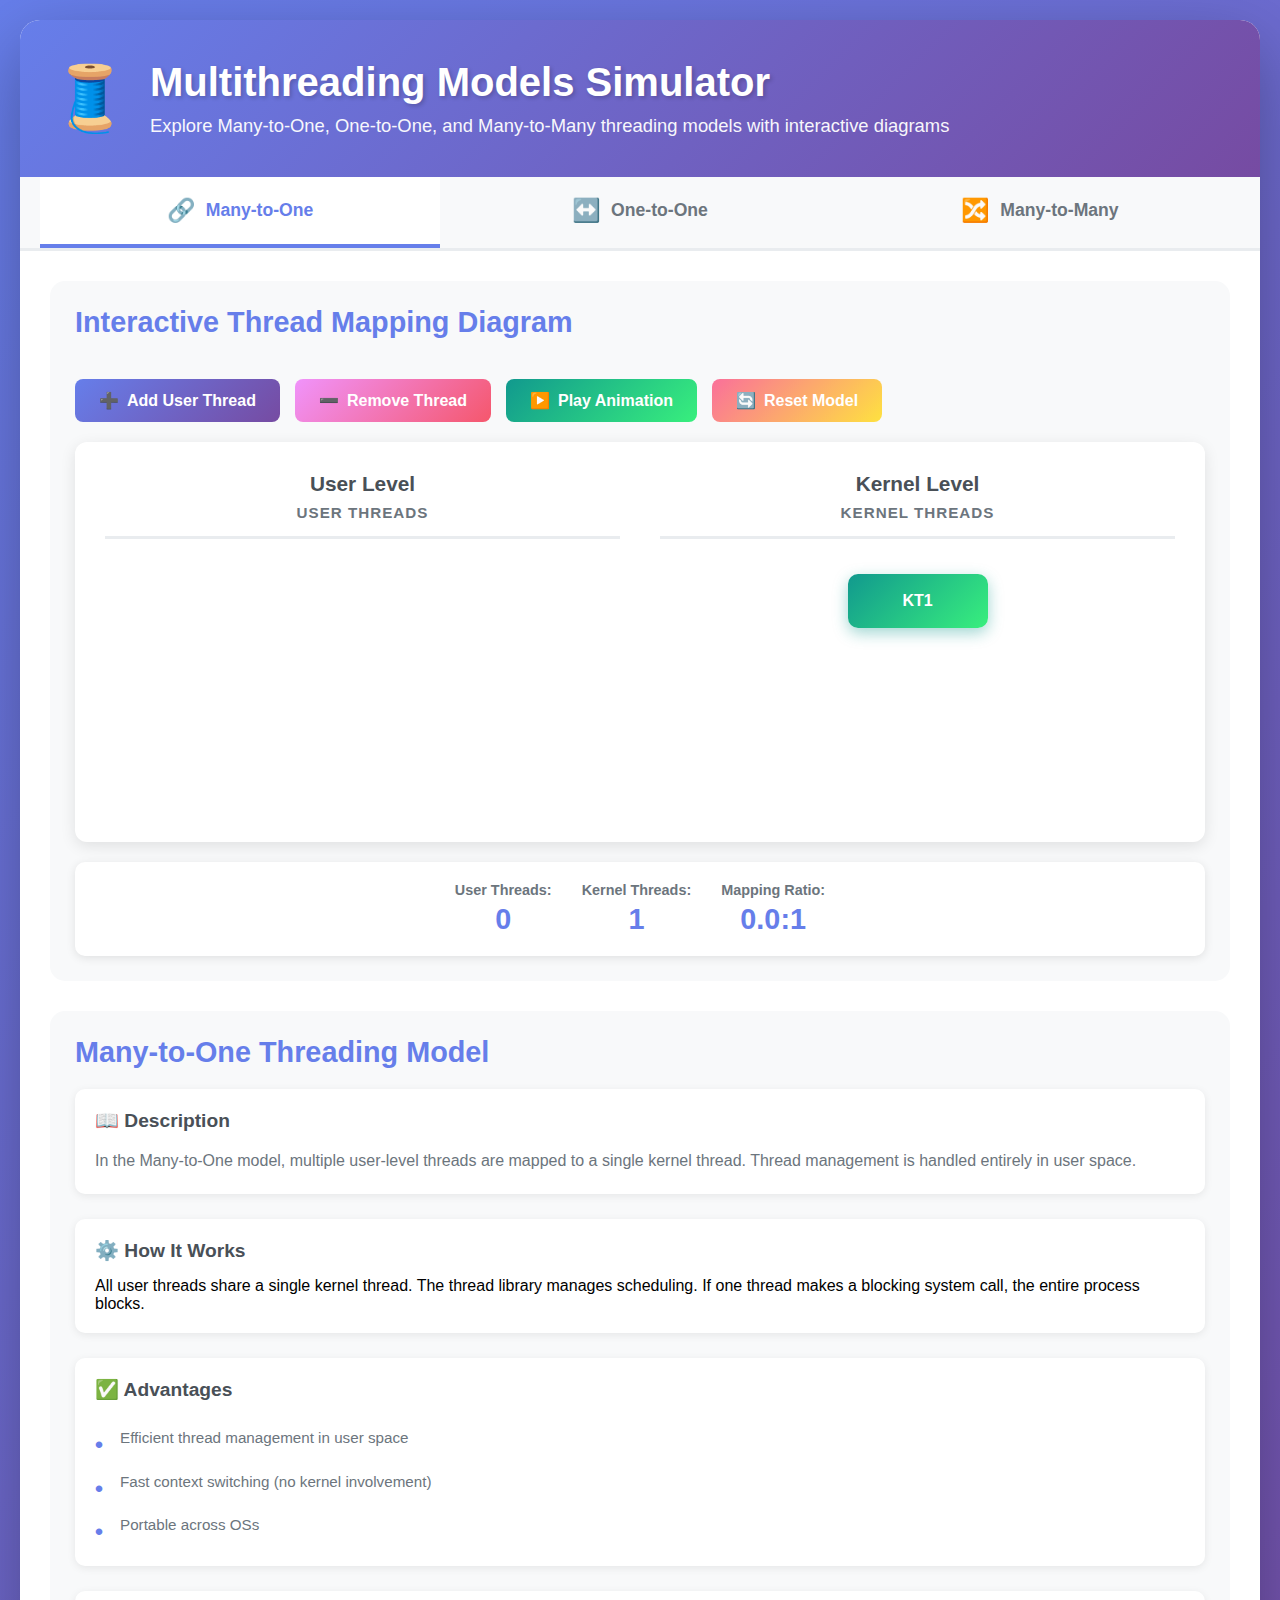
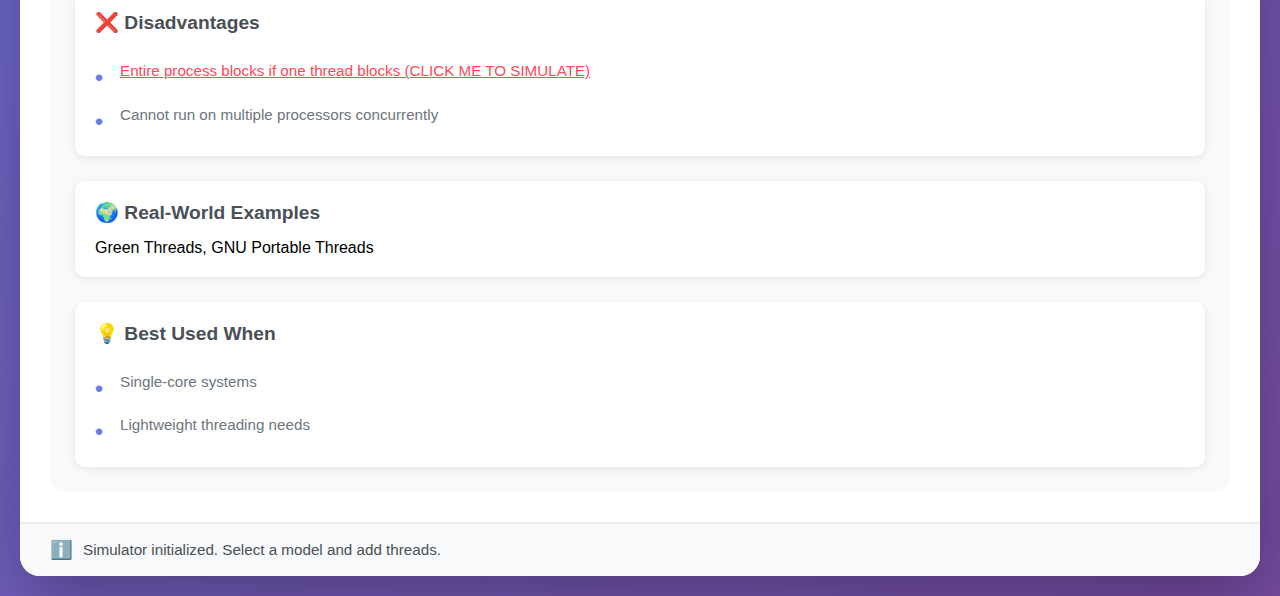
<file: MM/mm.html>
<!DOCTYPE html>
<html lang="en">

<head>
    <meta charset="UTF-8">
    <meta name="viewport" content="width=device-width, initial-scale=1.0">
    <title>Multithreading Models Simulator</title>
    <link
        href="https://fonts.googleapis.com/css2?family=Exo+2:wght@400;600;700&family=Orbitron:wght@400;700;900&display=swap"
        rel="stylesheet">
    <link rel="stylesheet" href="style.css">
</head>

<body>
    <div class="container">
        <!-- Header -->
        <header>
            <div class="header-content">
                <div class="logo">🧵</div>
                <div class="header-text">
                    <h1>Multithreading Models Simulator</h1>
                    <p>Explore Many-to-One, One-to-One, and Many-to-Many threading models with interactive diagrams</p>
                </div>
            </div>
        </header>

        <!-- Model Selection Tabs -->
        <div class="tabs-container">
            <button class="tab-button active" data-model="many-to-one">
                <span class="tab-icon">🔗</span>
                <span>Many-to-One</span>
            </button>
            <button class="tab-button" data-model="one-to-one">
                <span class="tab-icon">↔️</span>
                <span>One-to-One</span>
            </button>
            <button class="tab-button" data-model="many-to-many">
                <span class="tab-icon">🔀</span>
                <span>Many-to-Many</span>
            </button>
        </div>

        <!-- Main Content -->
        <div class="main-content">
            <!-- Left Panel: Interactive Diagram -->
            <div class="diagram-panel">
                <div class="panel-header">
                    <h2>Interactive Thread Mapping Diagram</h2>
                </div>

                <!-- Control Buttons -->
                <div class="controls">
                    <button id="addThreadBtn" class="btn btn-primary">
                        <span>➕</span> Add User Thread
                    </button>
                    <button id="removeThreadBtn" class="btn btn-warning">
                        <span>➖</span> Remove Thread
                    </button>
                    <button id="playAnimationBtn" class="btn btn-success">
                        <span>▶️</span> Play Animation
                    </button>
                    <button id="resetBtn" class="btn btn-danger">
                        <span>🔄</span> Reset Model
                    </button>
                </div>

                <!-- Diagram Canvas -->
                <div class="diagram-container">
                    <div class="thread-section user-threads-section">
                        <div class="section-header">
                            <h3>User Level</h3>
                            <p class="section-label">User Threads</p>
                        </div>
                        <div id="userThreads" class="threads-container">
                            <!-- User threads will be added here dynamically -->
                        </div>
                    </div>

                    <!-- Connection Lines Canvas -->
                    <svg id="connectionsCanvas" class="connections-canvas">
                        <!-- Connection lines will be drawn here -->
                    </svg>

                    <div class="thread-section kernel-threads-section">
                        <div class="section-header">
                            <h3>Kernel Level</h3>
                            <p class="section-label">Kernel Threads</p>
                        </div>
                        <div id="kernelThreads" class="threads-container">
                            <!-- Kernel threads will be added here dynamically -->
                        </div>
                    </div>
                </div>

                <!-- Thread Count Display -->
                <div class="thread-count">
                    <div class="count-item">
                        <span class="count-label">User Threads:</span>
                        <span id="userThreadCount" class="count-value">0</span>
                    </div>
                    <div class="count-item">
                        <span class="count-label">Kernel Threads:</span>
                        <span id="kernelThreadCount" class="count-value">0</span>
                    </div>
                    <div class="count-item">
                        <span class="count-label">Mapping Ratio:</span>
                        <span id="mappingRatio" class="count-value">-</span>
                    </div>
                </div>
            </div>

            <!-- Right Panel: Model Information -->
            <div class="info-panel">
                <div class="panel-header">
                    <h2 id="modelTitle">Many-to-One Model</h2>
                </div>

                <div class="info-content">
                    <!-- Description -->
                    <div class="info-section">
                        <h3>📖 Description</h3>
                        <p id="modelDescription">
                            In the Many-to-One model, multiple user-level threads are mapped to a single kernel thread.
                        </p>
                    </div>

                    <!-- How It Works -->
                    <div class="info-section">
                        <h3>⚙️ How It Works</h3>
                        <div id="modelWorking"></div>
                    </div>

                    <!-- Advantages -->
                    <div class="info-section">
                        <h3>✅ Advantages</h3>
                        <ul id="modelAdvantages"></ul>
                    </div>

                    <!-- Disadvantages -->
                    <div class="info-section">
                        <h3>❌ Disadvantages</h3>
                        <ul id="modelDisadvantages"></ul>
                    </div>

                    <!-- Real-World Examples -->
                    <div class="info-section">
                        <h3>🌍 Real-World Examples</h3>
                        <div id="modelExamples"></div>
                    </div>

                    <!-- Use Cases -->
                    <div class="info-section">
                        <h3>💡 Best Used When</h3>
                        <ul id="modelUseCases"></ul>
                    </div>
                </div>
            </div>
        </div>

        <!-- Status Bar -->
        <div class="status-bar">
            <div class="status-message" id="statusMessage">
                Ready to explore threading models! Select a model and add threads to begin.
            </div>
        </div>
    </div>

    <script src="script.js"></script>
</body>

</html>
</file>
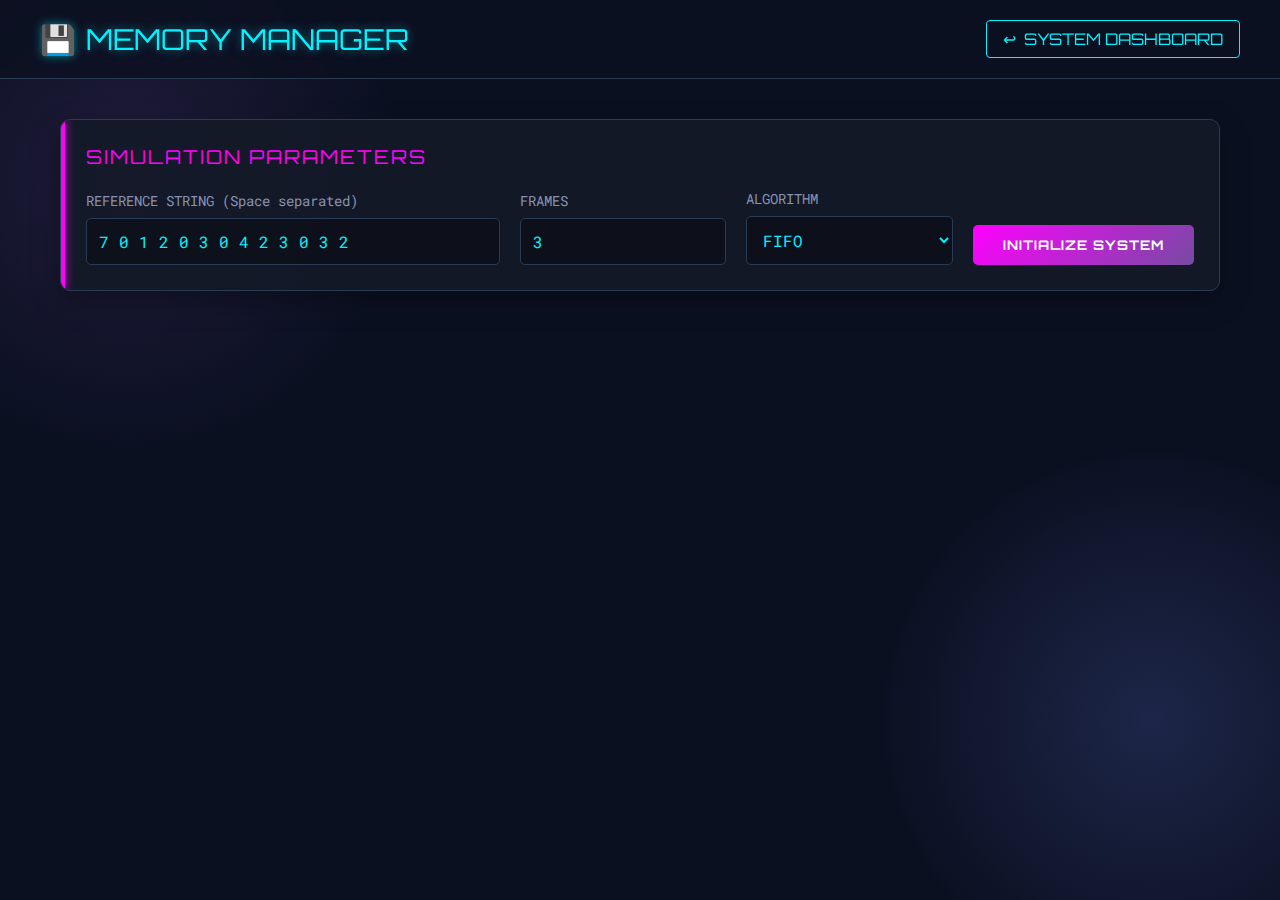
<file: Page/page.html>
<!DOCTYPE html>
<html lang="en">

<head>
    <meta charset="UTF-8">
    <meta name="viewport" content="width=device-width, initial-scale=1.0">
    <title>OS Memory Manager - Gamified Simulation</title>
    <link
        href="https://fonts.googleapis.com/css2?family=Orbitron:wght@400;700&family=Roboto+Mono:wght@400;500&display=swap"
        rel="stylesheet">
    <style>
        :root {
            --bg-color: #0b1021;
            --panel-bg: rgba(20, 25, 40, 0.9);
            --accent-cyan: #00f3ff;
            --accent-pink: #ff00ff;
            --accent-green: #00ff66;
            --accent-yellow: #ffee00;
            --text-color: #e0e6ed;
            --border-color: #2a3b55;
            --glass: rgba(255, 255, 255, 0.05);
        }

        * {
            margin: 0;
            padding: 0;
            box-sizing: border-box;
        }

        body {
            font-family: 'Roboto Mono', monospace;
            background-color: var(--bg-color);
            background-image:
                radial-gradient(circle at 10% 20%, rgba(118, 75, 162, 0.2) 0%, transparent 20%),
                radial-gradient(circle at 90% 80%, rgba(102, 126, 234, 0.2) 0%, transparent 20%);
            color: var(--text-color);
            min-height: 100vh;
            overflow-x: hidden;
            padding-bottom: 50px;
        }

        /* ===== HEADER ===== */
        header {
            display: flex;
            justify-content: space-between;
            align-items: center;
            padding: 20px 40px;
            background: rgba(11, 16, 33, 0.8);
            backdrop-filter: blur(10px);
            border-bottom: 1px solid var(--border-color);
            position: sticky;
            top: 0;
            z-index: 100;
        }

        .logo {
            font-family: 'Orbitron', sans-serif;
            font-size: 1.8rem;
            color: var(--accent-cyan);
            text-shadow: 0 0 10px rgba(0, 243, 255, 0.5);
            display: flex;
            align-items: center;
            gap: 10px;
        }

        .back-btn {
            background: transparent;
            border: 1px solid var(--accent-cyan);
            color: var(--accent-cyan);
            padding: 8px 16px;
            border-radius: 4px;
            cursor: pointer;
            font-family: 'Orbitron', sans-serif;
            transition: all 0.3s;
            text-decoration: none;
            display: flex;
            align-items: center;
            gap: 8px;
        }

        .back-btn:hover {
            background: rgba(0, 243, 255, 0.1);
            box-shadow: 0 0 15px rgba(0, 243, 255, 0.3);
            transform: translateX(-5px);
        }

        /* ===== MAIN CONTAINER ===== */
        .container {
            max-width: 1200px;
            margin: 40px auto;
            padding: 0 20px;
            display: grid;
            gap: 30px;
        }

        /* ===== CONFIGURATION PANEL ===== */
        .config-panel {
            background: var(--panel-bg);
            border: 1px solid var(--border-color);
            border-radius: 10px;
            padding: 25px;
            box-shadow: 0 10px 30px rgba(0, 0, 0, 0.3);
            position: relative;
            overflow: hidden;
        }

        .config-panel::before {
            content: '';
            position: absolute;
            top: 0;
            left: 0;
            width: 4px;
            height: 100%;
            background: var(--accent-pink);
            box-shadow: 0 0 10px var(--accent-pink);
        }

        .panel-title {
            font-family: 'Orbitron', sans-serif;
            margin-bottom: 20px;
            color: var(--accent-pink);
            font-size: 1.2rem;
            text-transform: uppercase;
            letter-spacing: 2px;
        }

        .input-grid {
            display: grid;
            grid-template-columns: 2fr 1fr 1fr auto;
            gap: 20px;
            align-items: end;
        }

        .input-group label {
            display: block;
            margin-bottom: 8px;
            font-size: 0.9rem;
            color: #8892b0;
        }

        input,
        select {
            width: 100%;
            background: rgba(0, 0, 0, 0.3);
            border: 1px solid var(--border-color);
            color: var(--accent-cyan);
            padding: 12px;
            border-radius: 5px;
            font-family: 'Roboto Mono', monospace;
            font-size: 1rem;
            transition: all 0.3s;
        }

        input:focus,
        select:focus {
            outline: none;
            border-color: var(--accent-cyan);
            box-shadow: 0 0 10px rgba(0, 243, 255, 0.2);
        }

        .btn-run {
            background: linear-gradient(135deg, #ff00ff 0%, #764ba2 100%);
            color: white;
            border: none;
            padding: 12px 30px;
            border-radius: 5px;
            font-family: 'Orbitron', sans-serif;
            font-weight: bold;
            cursor: pointer;
            transition: all 0.3s;
            text-transform: uppercase;
            letter-spacing: 1px;
        }

        .btn-run:hover {
            transform: translateY(-2px);
            box-shadow: 0 5px 20px rgba(255, 0, 255, 0.4);
        }

        /* ===== VISUALIZATION STAGE ===== */
        .stage-container {
            display: none;
            /* Hidden by default */
            grid-template-columns: 300px 1fr;
            gap: 30px;
        }

        .stage-container.active {
            display: grid;
        }

        /* Stats Sidebar */
        .stats-sidebar {
            display: flex;
            flex-direction: column;
            gap: 20px;
        }

        .stat-card {
            background: var(--panel-bg);
            border: 1px solid var(--border-color);
            padding: 20px;
            border-radius: 8px;
            text-align: center;
        }

        .stat-value {
            font-size: 2.5rem;
            font-family: 'Orbitron', sans-serif;
            margin: 10px 0;
            color: white;
        }

        .stat-label {
            font-size: 0.8rem;
            color: #8892b0;
            text-transform: uppercase;
        }

        .gauge-container {
            height: 6px;
            background: rgba(255, 255, 255, 0.1);
            border-radius: 3px;
            margin-top: 10px;
            overflow: hidden;
        }

        .gauge-fill {
            height: 100%;
            background: var(--accent-cyan);
            width: 0%;
            transition: width 0.5s ease;
        }

        /* Main Game Area */
        .game-area {
            background: var(--panel-bg);
            border: 1px solid var(--border-color);
            border-radius: 10px;
            padding: 30px;
            position: relative;
            display: flex;
            flex-direction: column;
            gap: 30px;
        }

        /* 1. Request Stream */
        .request-stream {
            display: flex;
            align-items: center;
            gap: 15px;
            overflow-x: auto;
            padding-bottom: 10px;
            border-bottom: 1px solid var(--border-color);
            position: relative;
        }

        .stream-label {
            writing-mode: vertical-rl;
            transform: rotate(180deg);
            color: var(--accent-yellow);
            font-family: 'Orbitron';
            font-size: 0.8rem;
            margin-right: 10px;
        }

        .page-block {
            min-width: 50px;
            height: 50px;
            background: rgba(255, 255, 255, 0.05);
            border: 1px solid var(--border-color);
            display: flex;
            align-items: center;
            justify-content: center;
            border-radius: 6px;
            font-weight: bold;
            color: #556;
            transition: all 0.3s;
        }

        .page-block.active {
            background: var(--accent-cyan);
            color: #000;
            box-shadow: 0 0 15px var(--accent-cyan);
            transform: scale(1.1);
            border: none;
        }

        .page-block.future {
            color: #fff;
        }

        /* 2. Main Memory Core */
        .memory-core {
            display: flex;
            justify-content: center;
            align-items: center;
            gap: 20px;
            padding: 20px;
            background: rgba(0, 0, 0, 0.2);
            border-radius: 15px;
            border: 1px solid var(--border-color);
            min-height: 200px;
            position: relative;
        }

        .memory-label {
            position: absolute;
            top: 10px;
            left: 15px;
            font-family: 'Orbitron';
            color: #8892b0;
            font-size: 0.9rem;
        }

        .frame-slot {
            width: 100px;
            height: 120px;
            background: #0f1424;
            border: 2px dashed #444;
            border-radius: 8px;
            display: flex;
            flex-direction: column;
            align-items: center;
            justify-content: center;
            position: relative;
            transition: all 0.5s;
        }

        .frame-slot.filled {
            border: 2px solid var(--accent-cyan);
            background: rgba(0, 243, 255, 0.05);
            box-shadow: inset 0 0 20px rgba(0, 243, 255, 0.1);
        }

        .frame-slot.hit {
            border-color: var(--accent-green);
            background: rgba(0, 255, 102, 0.1);
            box-shadow: 0 0 30px rgba(0, 255, 102, 0.3);
            animation: pulse-green 0.5s;
        }

        .frame-slot.fault-target {
            border-color: var(--accent-pink);
            background: rgba(255, 0, 255, 0.1);
            animation: shake 0.5s;
        }

        .frame-number {
            font-size: 2.5rem;
            font-weight: bold;
            color: white;
            z-index: 2;
        }

        .frame-id {
            position: absolute;
            bottom: 5px;
            font-size: 0.7rem;
            color: #555;
            text-transform: uppercase;
        }

        .frame-info {
            position: absolute;
            top: -25px;
            font-size: 0.7rem;
            color: var(--accent-yellow);
            white-space: nowrap;
        }

        /* 3. Control Deck */
        .control-deck {
            display: flex;
            justify-content: center;
            gap: 15px;
            margin-top: 20px;
        }

        .control-btn {
            background: #1a2035;
            color: white;
            border: 1px solid var(--border-color);
            padding: 10px 20px;
            border-radius: 30px;
            cursor: pointer;
            font-family: 'Orbitron';
            display: flex;
            align-items: center;
            gap: 10px;
            transition: all 0.2s;
        }

        .control-btn:hover:not(:disabled) {
            background: #2a3b55;
            border-color: var(--accent-cyan);
        }

        .control-btn:disabled {
            opacity: 0.5;
            cursor: not-allowed;
        }

        .control-btn.primary {
            background: var(--accent-cyan);
            color: #000;
            border: none;
        }

        .control-btn.primary:hover:not(:disabled) {
            background: #00d0db;
            box-shadow: 0 0 15px rgba(0, 243, 255, 0.4);
        }

        /* 4. Console Log */
        .console-log {
            background: #000;
            border: 1px solid #333;
            border-radius: 5px;
            padding: 15px;
            height: 100px;
            overflow-y: auto;
            font-family: 'Roboto Mono', monospace;
            font-size: 0.9rem;
            display: flex;
            flex-direction: column-reverse;
            /* Newest at bottom visually */
        }

        .log-entry {
            margin-bottom: 5px;
            border-left: 2px solid #555;
            padding-left: 10px;
        }

        .log-entry.hit {
            border-color: var(--accent-green);
            color: #aaffaa;
        }

        .log-entry.fault {
            border-color: var(--accent-pink);
            color: #ffaaff;
        }

        /* Animations */
        @keyframes shake {
            0% {
                transform: translateX(0);
            }

            25% {
                transform: translateX(-5px) rotate(-5deg);
            }

            50% {
                transform: translateX(5px) rotate(5deg);
            }

            75% {
                transform: translateX(-5px) rotate(-5deg);
            }

            100% {
                transform: translateX(0);
            }
        }

        @keyframes pulse-green {
            0% {
                transform: scale(1);
            }

            50% {
                transform: scale(1.1);
                box-shadow: 0 0 30px var(--accent-green);
            }

            100% {
                transform: scale(1);
            }
        }

        /* Result Table */
        .table-container {
            background: var(--panel-bg);
            border: 1px solid var(--border-color);
            border-radius: 10px;
            padding: 20px;
            overflow-x: auto;
            margin-top: 30px;
            box-shadow: 0 10px 30px rgba(0, 0, 0, 0.3);
        }

        table {
            width: 100%;
            border-collapse: collapse;
            min-width: 600px;
            font-family: 'Roboto Mono', monospace;
        }

        th,
        td {
            padding: 12px 15px;
            text-align: center;
            border-bottom: 1px solid #333;
            color: #ccc;
        }

        th {
            background: #1a2035;
            color: var(--accent-cyan);
            font-family: 'Orbitron', sans-serif;
            text-transform: uppercase;
            font-size: 0.9rem;
            position: sticky;
            top: 0;
        }

        tr.active-row {
            background: rgba(0, 243, 255, 0.1);
            border-left: 2px solid var(--accent-cyan);
        }

        tr:hover {
            background: rgba(255, 255, 255, 0.02);
        }

        .status-hit {
            color: var(--accent-green);
            font-weight: bold;
        }

        .status-fault {
            color: var(--accent-pink);
            font-weight: bold;
        }

        /* Responsive */
        @media (max-width: 900px) {
            .stage-container {
                grid-template-columns: 1fr;
            }

            .input-grid {
                grid-template-columns: 1fr;
            }

            .memory-core {
                flex-wrap: wrap;
            }
        }
    </style>
</head>

<body>
    <header>
        <div class="logo">
            <span>💾</span> MEMORY MANAGER
        </div>
        <a href="../index.html" class="back-btn">
            <span>↩</span> SYSTEM DASHBOARD
        </a>
    </header>

    <div class="container">
        <!-- Configuration Panel -->
        <div class="config-panel">
            <div class="panel-title">Simulation Parameters</div>
            <div class="input-grid">
                <div class="input-group">
                    <label>REFERENCE STRING (Space separated)</label>
                    <input type="text" id="refString" value="7 0 1 2 0 3 0 4 2 3 0 3 2"
                        placeholder="e.g. 1 2 3 4 1 2 5 1 2 3 4 5">
                </div>
                <div class="input-group">
                    <label>FRAMES</label>
                    <input type="number" id="frameCount" value="3" min="1" max="8">
                </div>
                <div class="input-group">
                    <label>ALGORITHM</label>
                    <select id="algorithm">
                        <option value="FIFO">FIFO</option>
                        <option value="LRU">LRU</option>
                        <option value="OPTIMAL">OPTIMAL</option>
                        <option value="LFU">LFU</option>
                    </select>
                </div>
                <button class="btn-run" onclick="initSimulation()">INITIALIZE SYSTEM</button>
            </div>
        </div>

        <!-- Simulation Stage -->
        <div class="stage-container" id="stage">

            <!-- Sidebar Stats -->
            <div class="stats-sidebar">
                <div class="stat-card">
                    <div class="stat-label">PAGE FAULTS</div>
                    <div class="stat-value" id="faultsDisplay" style="color: var(--accent-pink)">0</div>
                    <div class="gauge-container">
                        <div class="gauge-fill" id="faultGauge" style="width: 0%; background: var(--accent-pink)"></div>
                    </div>
                </div>

                <div class="stat-card">
                    <div class="stat-label">PAGE HITS</div>
                    <div class="stat-value" id="hitsDisplay" style="color: var(--accent-green)">0</div>
                    <div class="gauge-container">
                        <div class="gauge-fill" id="hitGauge" style="width: 0%; background: var(--accent-green)"></div>
                    </div>
                </div>

                <div class="stat-card">
                    <div class="stat-label">HIT RATIO</div>
                    <div class="stat-value" id="ratioDisplay">0%</div>
                </div>

                <div class="console-log" id="consoleLog">
                    <!-- Logs go here -->
                </div>
            </div>

            <!-- Main Game Area -->
            <div class="game-area">
                <div class="panel-title" id="algoTitle">READY TO START</div>

                <div class="request-stream" id="requestStream">
                    <!-- Stream blocks generated here -->
                </div>

                <div class="memory-core" id="memoryCore">
                    <!-- Frames generated here -->
                </div>

                <div class="control-deck">
                    <button class="control-btn" id="btnPrev" onclick="prevStep()">◀ PREV</button>
                    <button class="control-btn primary" id="btnPlay" onclick="togglePlay()">▶ START</button>
                    <button class="control-btn" id="btnNext" onclick="nextStep()">NEXT ▶</button>
                    <button class="control-btn" onclick="resetSim()">RESET</button>
                </div>

                <!-- Result Table -->
                <div class="table-container">
                    <table id="resultTable">
                        <thead>
                            <tr id="tableHeader">
                                <!-- Headers generated -->
                            </tr>
                        </thead>
                        <tbody id="tableBody">
                            <!-- Rows generated -->
                        </tbody>
                    </table>
                </div>
            </div>

        </div>
    </div>

    <script>
        // Global State
        let simulationSteps = [];
        let currentStep = 0;
        let isPlaying = false;
        let playInterval;
        let speed = 1000;

        // Algorithms
        function solveFIFO(pages, frames) {
            let memory = [];
            let steps = [];
            let hits = 0;
            let faults = 0;

            for (let i = 0; i < pages.length; i++) {
                let page = pages[i];
                let hit = memory.includes(page);
                let replacedIndex = -1;
                let explanation = "";

                if (hit) {
                    hits++;
                    explanation = `Page ${page} found in Frame ${memory.indexOf(page) + 1}. HIT!`;
                } else {
                    faults++;
                    if (memory.length < frames) {
                        memory.push(page);
                        explanation = `Memory has space. Loading Page ${page}.`;
                    } else {
                        // FIFO removes first element
                        let removed = memory.shift();
                        replacedIndex = 0; // In visual representation, we might want to track slots better, but simpler for logic to just shift
                        // BUT for visualization we want stable slots.
                        // Let's re-implement for stable slots tracking logic.
                    }
                }
            }
            // Re-implementing with stable slots logic below
            return [];
        }

        class Simulator {
            static FIFO(pages, frameCount) {
                let memory = new Array(frameCount).fill(null);
                let queue = []; // To track order for FIFO
                let steps = [];
                let hitCount = 0;
                let faultCount = 0;

                for (let i = 0; i < pages.length; i++) {
                    let page = pages[i];
                    let hitIndex = memory.indexOf(page);
                    let isHit = hitIndex !== -1;
                    let replacedIdx = -1;
                    let replacedPage = null;
                    let msg = "";

                    if (isHit) {
                        hitCount++;
                        msg = `Page ${page} is already in Frame ${hitIndex + 1}. HIT!`;
                    } else {
                        faultCount++;
                        // Find empty slot
                        let emptyIdx = memory.indexOf(null);

                        if (emptyIdx !== -1) {
                            memory[emptyIdx] = page;
                            queue.push(page);
                            msg = `Page ${page} loaded into empty Frame ${emptyIdx + 1}.`;
                        } else {
                            // Replacement needed
                            replacedPage = queue.shift();
                            replacedIdx = memory.indexOf(replacedPage);
                            memory[replacedIdx] = page;
                            queue.push(page);
                            msg = `Page Fault! ${replacedPage} was old (FIFO). Replaced by ${page} in Frame ${replacedIdx + 1}.`;
                        }
                    }

                    steps.push({
                        stepIndex: i,
                        page: page,
                        memory: [...memory],
                        isHit: isHit,
                        replacedIndex: isHit ? -1 : replacedIdx,
                        hitIndex: hitIndex,
                        hits: hitCount,
                        faults: faultCount,
                        explanation: msg
                    });
                }
                return steps;
            }

            static LRU(pages, frameCount) {
                let memory = new Array(frameCount).fill(null);
                let lastUsedMap = new Map(); // page -> last step index
                let steps = [];
                let hitCount = 0;
                let faultCount = 0;

                for (let i = 0; i < pages.length; i++) {
                    let page = pages[i];
                    let hitIndex = memory.indexOf(page);
                    let isHit = hitIndex !== -1;
                    let replacedIdx = -1;
                    let msg = "";

                    // Update usage
                    lastUsedMap.set(page, i);

                    if (isHit) {
                        hitCount++;
                        msg = `Page ${page} accessed in Frame ${hitIndex + 1}. Updated usage time.`;
                    } else {
                        faultCount++;
                        let emptyIdx = memory.indexOf(null);
                        if (emptyIdx !== -1) {
                            memory[emptyIdx] = page;
                            msg = `Page ${page} loaded into empty Frame ${emptyIdx + 1}.`;
                        } else {
                            // Find LRU
                            let lruPage = -1;
                            let oldestStep = Infinity;

                            for (let p of memory) {
                                let lastStep = lastUsedMap.get(p);
                                if (lastStep < oldestStep) {
                                    oldestStep = lastStep;
                                    lruPage = p;
                                }
                            }

                            replacedIdx = memory.indexOf(lruPage);
                            memory[replacedIdx] = page;
                            msg = `Page Fault! ${lruPage} hasn't been used since step ${oldestStep}. Evicted for ${page}.`;
                        }
                    }

                    steps.push({
                        stepIndex: i,
                        page: page,
                        memory: [...memory],
                        isHit: isHit,
                        replacedIndex: replacedIdx,
                        hitIndex: hitIndex,
                        hits: hitCount,
                        faults: faultCount,
                        explanation: msg
                    });
                }
                return steps;
            }

            static OPTIMAL(pages, frameCount) {
                let memory = new Array(frameCount).fill(null);
                let steps = [];
                let hitCount = 0;
                let faultCount = 0;

                for (let i = 0; i < pages.length; i++) {
                    let page = pages[i];
                    let hitIndex = memory.indexOf(page);
                    let isHit = hitIndex !== -1;
                    let replacedIdx = -1;
                    let msg = "";

                    if (isHit) {
                        hitCount++;
                        msg = `Page ${page} found in Frame ${hitIndex + 1}. HIT!`;
                    } else {
                        faultCount++;
                        let emptyIdx = memory.indexOf(null);
                        if (emptyIdx !== -1) {
                            memory[emptyIdx] = page;
                            msg = `Page ${page} loaded into empty Frame ${emptyIdx + 1}.`;
                        } else {
                            // Find page not used for longest time
                            let farthestDist = -1;
                            let victimIdx = -1;
                            let victimPage = -1;

                            for (let m = 0; m < memory.length; m++) {
                                let memPage = memory[m];
                                let nextUse = -1;
                                for (let j = i + 1; j < pages.length; j++) {
                                    if (pages[j] === memPage) {
                                        nextUse = j;
                                        break;
                                    }
                                }

                                if (nextUse === -1) {
                                    victimIdx = m;
                                    victimPage = memPage;
                                    break; // Found one that is never used again
                                }

                                if (nextUse > farthestDist) {
                                    farthestDist = nextUse;
                                    victimIdx = m;
                                    victimPage = memPage;
                                }
                            }

                            replacedIdx = victimIdx;
                            memory[replacedIdx] = page;
                            msg = `Page Fault! ${victimPage} won't be needed for the longest time. Swapped for ${page}.`;
                        }
                    }

                    steps.push({
                        stepIndex: i,
                        page: page,
                        memory: [...memory],
                        isHit: isHit,
                        replacedIndex: replacedIdx,
                        hitIndex: hitIndex,
                        hits: hitCount,
                        faults: faultCount,
                        explanation: msg
                    });
                }
                return steps;
            }

            static LFU(pages, frameCount) {
                let memory = new Array(frameCount).fill(null);
                let freqMap = new Map(); // page -> count
                let arrivalMap = new Map(); // page -> arrival index for tie breaking
                let steps = [];
                let hitCount = 0;
                let faultCount = 0;
                let arrivalCounter = 0;

                for (let i = 0; i < pages.length; i++) {
                    let page = pages[i];
                    let hitIndex = memory.indexOf(page);
                    let isHit = hitIndex !== -1;
                    let replacedIdx = -1;
                    let msg = "";

                    // Update freq
                    freqMap.set(page, (freqMap.get(page) || 0) + 1);

                    if (isHit) {
                        hitCount++;
                        msg = `Page ${page} accessed (Freq: ${freqMap.get(page)}). HIT!`;
                    } else {
                        // New arrival logic for tie breaking
                        arrivalMap.set(page, arrivalCounter++);
                        faultCount++;

                        let emptyIdx = memory.indexOf(null);
                        if (emptyIdx !== -1) {
                            memory[emptyIdx] = page;
                            msg = `Page ${page} loaded (Freq: 1).`;
                        } else {
                            // Find LFU
                            let minFreq = Infinity;
                            let victimPage = -1;

                            // Candidates in memory
                            let candidates = memory;

                            // Find min freq
                            for (let p of candidates) {
                                if (freqMap.get(p) < minFreq) minFreq = freqMap.get(p);
                            }

                            // Filter candidates with min freq
                            let minCandidates = candidates.filter(p => freqMap.get(p) === minFreq);

                            // Tie break with FIFO (arrival time)
                            if (minCandidates.length > 1) {
                                let oldestArrival = Infinity;
                                for (let p of minCandidates) {
                                    if (arrivalMap.get(p) < oldestArrival) {
                                        oldestArrival = arrivalMap.get(p);
                                        victimPage = p;
                                    }
                                }
                            } else {
                                victimPage = minCandidates[0];
                            }

                            replacedIdx = memory.indexOf(victimPage);

                            // Remove victim freq tracking? In strict LFU we keep counters usually, 
                            // but for replacement policy usually we reset or just keep growing. 
                            // Standard LFU keeps freq even if paged out? No, usually reset if global.
                            // Let's assume standard textbook LFU: keep counters.

                            // Clean up
                            arrivalMap.delete(victimPage);

                            memory[replacedIdx] = page;
                            msg = `Page Fault! ${victimPage} used fewest times (${minFreq}). Replaced by ${page}.`;
                        }
                    }

                    steps.push({
                        stepIndex: i,
                        page: page,
                        memory: [...memory],
                        isHit: isHit,
                        replacedIndex: replacedIdx,
                        hitIndex: hitIndex,
                        hits: hitCount,
                        faults: faultCount,
                        explanation: msg
                    });
                }
                return steps;
            }
        }

        // Logic
        function initSimulation() {
            // Get Inputs
            const refStr = document.getElementById('refString').value;
            const frameCount = parseInt(document.getElementById('frameCount').value);
            const algo = document.getElementById('algorithm').value;

            // Parse
            const pages = refStr.trim().split(/[\s,]+/).map(Number).filter(n => !isNaN(n));

            if (pages.length === 0 || frameCount < 1) {
                alert("Please check your inputs!");
                return;
            }

            // Run Algo
            switch (algo) {
                case 'FIFO': simulationSteps = Simulator.FIFO(pages, frameCount); break;
                case 'LRU': simulationSteps = Simulator.LRU(pages, frameCount); break;
                case 'OPTIMAL': simulationSteps = Simulator.OPTIMAL(pages, frameCount); break;
                case 'LFU': simulationSteps = Simulator.LFU(pages, frameCount); break;
            }

            // Setup UI
            currentStep = -1;
            document.getElementById('stage').classList.add('active');
            document.getElementById('algoTitle').textContent = `RUNNING: ${algo}`;

            // Build Stream Visualization
            const streamContainer = document.getElementById('requestStream');
            streamContainer.innerHTML = '<div class="stream-label">INCOMING ➤</div>';
            pages.forEach((p, idx) => {
                const el = document.createElement('div');
                el.className = 'page-block';
                el.id = `req-${idx}`;
                el.textContent = p;
                streamContainer.appendChild(el);
            });

            // Build Memory Core
            const core = document.getElementById('memoryCore');
            core.innerHTML = '<div class="memory-label">RAM FRAMES</div>';
            for (let i = 0; i < frameCount; i++) {
                const slot = document.createElement('div');
                slot.className = 'frame-slot';
                slot.id = `frame-${i}`;
                slot.innerHTML = `<span class="frame-number">-</span><span class="frame-id">F${i}</span>`;
                core.appendChild(slot);
            }

            // Reset Stats & Controls
            document.getElementById('consoleLog').innerHTML = '';
            document.getElementById('btnPrev').disabled = true;
            document.getElementById('btnNext').disabled = false;

            // Build Table
            buildTable(frameCount);

            // Go to start
            gotoStep(-1);
        }

        function buildTable(frameCount) {
            const thead = document.getElementById('tableHeader');
            const tbody = document.getElementById('tableBody');

            // Headers
            let headers = '<th>STEP</th><th>PAGE</th>';
            for (let i = 0; i < frameCount; i++) {
                headers += `<th>FRAME ${i + 1}</th>`;
            }
            headers += '<th>STATUS</th>';
            thead.innerHTML = headers;

            // Rows (Hidden initially, filled step by step)
            let rowsHTML = '';
            simulationSteps.forEach((step, idx) => {
                rowsHTML += `<tr id="row-${idx}" style="display: none;">
                    <td>${idx + 1}</td>
                    <td>${step.page}</td>`;

                // Memory state at this step
                for (let i = 0; i < frameCount; i++) {
                    let val = step.memory[i] === null ? '-' : step.memory[i];
                    rowsHTML += `<td>${val}</td>`;
                }

                let statusClass = step.isHit ? 'status-hit' : 'status-fault';
                let statusText = step.isHit ? 'HIT' : 'FAULT';
                rowsHTML += `<td class="${statusClass}">${statusText}</td></tr>`;
            });
            tbody.innerHTML = rowsHTML;
        }

        function updateUI(stepIdx) {
            // Table Update - Highlight active row and manage visibility
            document.querySelectorAll('tr').forEach(r => r.classList.remove('active-row'));

            // Show/Hide rows for "step by step" effect
            simulationSteps.forEach((_, idx) => {
                const r = document.getElementById(`row-${idx}`);
                if (r) {
                    r.style.display = (idx <= stepIdx) ? '' : 'none';
                }
            });

            // If -1, reset state
            if (stepIdx === -1) {
                // Clear frames
                document.querySelectorAll('.frame-slot').forEach(f => {
                    f.classList.remove('filled', 'hit', 'fault-target');
                    f.querySelector('.frame-number').textContent = '-';
                    let existingInfo = f.querySelector('.frame-info');
                    if (existingInfo) existingInfo.remove();
                });
                // Reset Stream
                document.querySelectorAll('.page-block').forEach(b => b.classList.remove('active', 'future'));
                document.querySelectorAll('.page-block').forEach(b => b.classList.add('future'));

                // Stats
                document.getElementById('faultsDisplay').textContent = 0;
                document.getElementById('hitsDisplay').textContent = 0;
                document.getElementById('ratioDisplay').textContent = "0%";
                document.getElementById('faultGauge').style.width = "0%";
                document.getElementById('hitGauge').style.width = "0%";
                return;
            }

            const state = simulationSteps[stepIdx];

            // Highlight Table Row
            const row = document.getElementById(`row-${stepIdx}`);
            if (row) {
                row.classList.add('active-row');
                row.scrollIntoView({ behavior: "smooth", block: "nearest" });
            }

            // 1. Highlight Stream
            document.querySelectorAll('.page-block').forEach(b => b.classList.remove('active'));
            // Set past blocks? optional.
            const currentBlock = document.getElementById(`req-${stepIdx}`);
            if (currentBlock) {
                currentBlock.classList.remove('future');
                currentBlock.classList.add('active');
                currentBlock.scrollIntoView({ behavior: "smooth", inline: "center", block: "nearest" });
            }

            // 2. Update Frames
            state.memory.forEach((val, fIdx) => {
                const frameEl = document.getElementById(`frame-${fIdx}`);
                const numEl = frameEl.querySelector('.frame-number');

                // Remove transient animations
                frameEl.classList.remove('hit', 'fault-target');

                // Remove old info labels
                let oldInfo = frameEl.querySelector('.frame-info');
                if (oldInfo) oldInfo.remove();

                if (val !== null) {
                    numEl.textContent = val;
                    frameEl.classList.add('filled');
                } else {
                    numEl.textContent = '-';
                    frameEl.classList.remove('filled');
                }

                // Apply animations based on current action
                if (state.isHit && fIdx === state.hitIndex) {
                    frameEl.classList.add('hit');
                    addInfoLabel(frameEl, "HIT");
                }

                if (!state.isHit && fIdx === state.replacedIndex) {
                    frameEl.classList.add('fault-target');
                    addInfoLabel(frameEl, "REPLACED");
                }
                else if (!state.isHit && fIdx === state.memory.indexOf(state.page) && state.replacedIndex === -1) {
                    // Loaded into empty
                    frameEl.classList.add('fault-target'); // reuse pulse
                    addInfoLabel(frameEl, "LOADED");
                }
            });

            // 3. Stats
            document.getElementById('faultsDisplay').textContent = state.faults;
            document.getElementById('hitsDisplay').textContent = state.hits;

            const total = state.hits + state.faults;
            const ratio = total === 0 ? 0 : Math.round((state.hits / total) * 100);

            document.getElementById('ratioDisplay').textContent = ratio + "%";
            document.getElementById('hitGauge').style.width = ratio + "%";
            document.getElementById('faultGauge').style.width = (100 - ratio) + "%";

            // 4. Log
            logMessage(`Step ${stepIdx + 1}: ${state.explanation}`, state.isHit ? 'hit' : 'fault');
        }

        function addInfoLabel(frameEl, text) {
            let label = document.createElement('div');
            label.className = 'frame-info';
            label.textContent = text;
            frameEl.appendChild(label);
        }

        function logMessage(msg, type) {
            const logPanel = document.getElementById('consoleLog');
            const entry = document.createElement('div');
            entry.className = `log-entry ${type}`;
            entry.textContent = msg;
            logPanel.prepend(entry);
        }

        // Navigation
        function gotoStep(idx) {
            currentStep = idx;
            updateUI(currentStep);

            // Btns
            document.getElementById('btnPrev').disabled = (currentStep < 0);
            document.getElementById('btnNext').disabled = (currentStep >= simulationSteps.length - 1);
        }

        function nextStep() {
            if (currentStep < simulationSteps.length - 1) {
                gotoStep(currentStep + 1);
            } else {
                stopSim(); // Auto stop at end
            }
        }

        function prevStep() {
            if (currentStep > -1) {
                gotoStep(currentStep - 1);
            }
        }

        function togglePlay() {
            if (isPlaying) stopSim();
            else startSim();
        }

        function startSim() {
            isPlaying = true;
            document.getElementById('btnPlay').textContent = "⏸ PAUSE";
            document.getElementById('btnPlay').classList.remove('primary');

            playInterval = setInterval(() => {
                nextStep();
            }, speed);
        }

        function stopSim() {
            isPlaying = false;
            document.getElementById('btnPlay').textContent = "▶ RESUME"; // or Start
            document.getElementById('btnPlay').classList.add('primary');
            clearInterval(playInterval);
        }

        function resetSim() {
            stopSim();
            initSimulation();
        }

        // Initialize with default
        window.addEventListener('load', () => {
            // Optional: initSimulation();
        });

    </script>
</body>

</html>
</file>
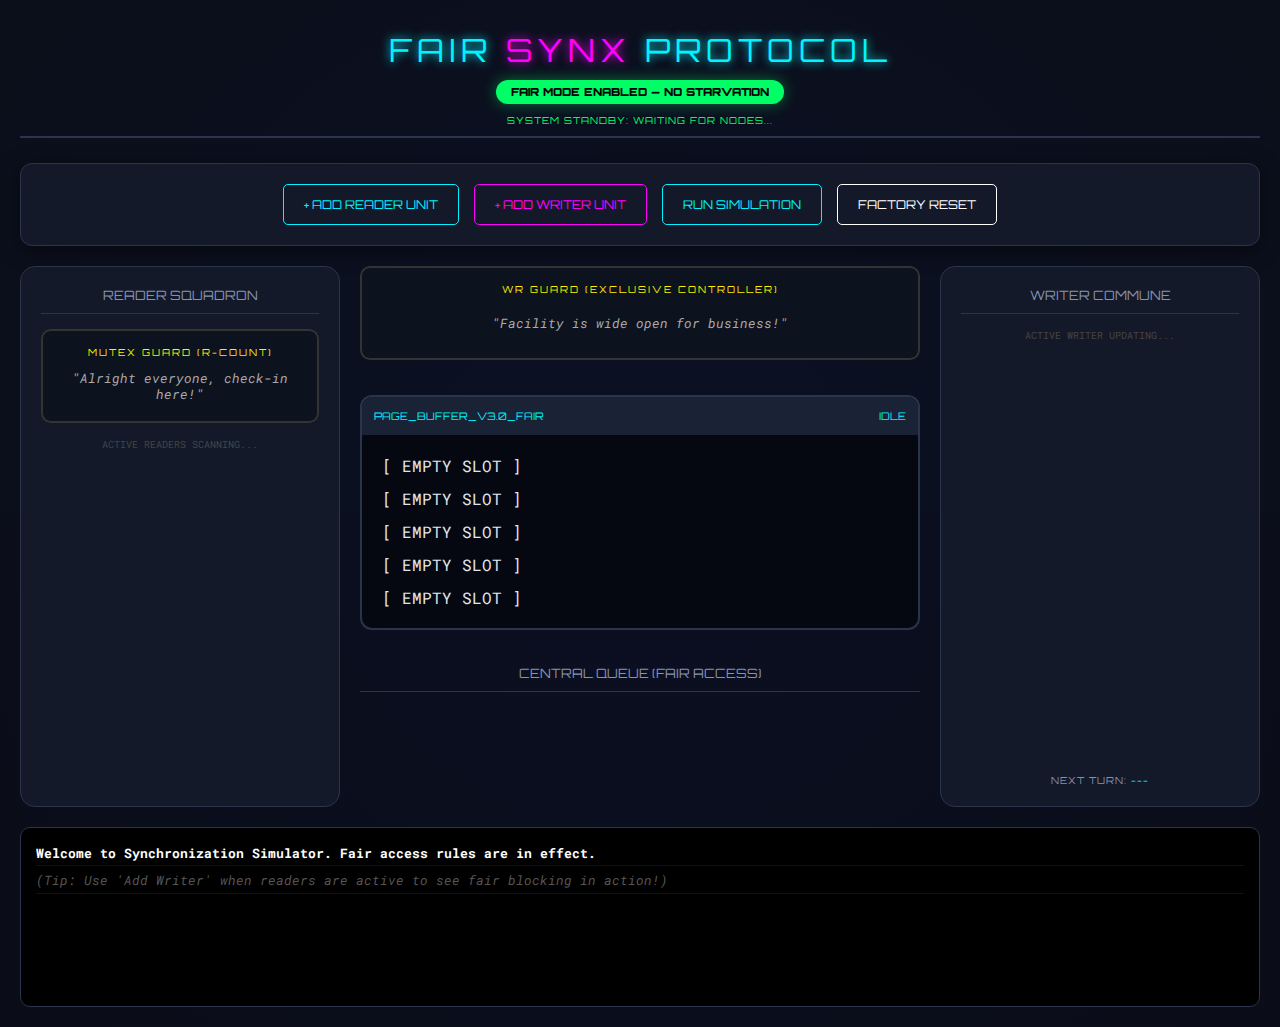
<file: Reader/read.html>
<!DOCTYPE html>
<html lang="en">

<head>
    <meta charset="UTF-8">
    <meta name="viewport" content="width=device-width, initial-scale=1.0">
    <title>Readers-Writers | Fair Mode Simulation</title>
    <link
        href="https://fonts.googleapis.com/css2?family=Orbitron:wght@400;700;900&family=Roboto+Mono:wght@400;700&display=swap"
        rel="stylesheet">
    <style>
        :root {
            --bg-color: #0b0f1a;
            --panel-bg: rgba(20, 26, 42, 0.95);
            --accent-cyan: #00f3ff;
            --accent-pink: #ff00ff;
            --accent-green: #00ff66;
            --accent-yellow: #ffee00;
            --text-color: #e0e6ed;
            --border-color: #2a344a;
            --reader-color: #00f3ff;
            --writer-color: #ff00ff;
            --guard-color: #ffee00;
        }

        * {
            margin: 0;
            padding: 0;
            box-sizing: border-box;
        }

        body {
            font-family: 'Roboto Mono', monospace;
            background-color: var(--bg-color);
            background-image:
                radial-gradient(circle at 50% 50%, rgba(10, 20, 60, 0.3) 0%, transparent 100%),
                linear-gradient(rgba(18, 16, 16, 0) 50%, rgba(0, 0, 0, 0.1) 50%);
            color: var(--text-color);
            min-height: 100vh;
            padding: 20px;
            overflow-x: hidden;
        }

        header {
            text-align: center;
            margin-bottom: 25px;
            padding: 10px;
            border-bottom: 2px solid var(--border-color);
        }

        .logo {
            font-family: 'Orbitron', sans-serif;
            font-size: 2rem;
            color: var(--accent-cyan);
            letter-spacing: 5px;
            text-shadow: 0 0 10px var(--accent-cyan);
        }

        .logo span {
            color: var(--accent-pink);
            text-shadow: 0 0 10px var(--accent-pink);
        }

        .fair-badge {
            display: inline-block;
            margin-top: 10px;
            padding: 5px 15px;
            background: var(--accent-green);
            color: #000;
            border-radius: 20px;
            font-family: 'Orbitron';
            font-size: 0.7rem;
            font-weight: 900;
            box-shadow: 0 0 15px rgba(0, 255, 102, 0.4);
        }

        .main-container {
            max-width: 1400px;
            margin: 0 auto;
            display: grid;
            grid-template-columns: 320px 1fr 320px;
            gap: 20px;
        }

        /* ===== CONTROLS ===== */
        .toolbar {
            grid-column: 1 / -1;
            background: var(--panel-bg);
            padding: 20px;
            border-radius: 12px;
            display: flex;
            justify-content: center;
            align-items: center;
            gap: 15px;
            border: 1px solid var(--border-color);
            box-shadow: 0 4px 20px rgba(0, 0, 0, 0.5);
        }

        .btn {
            padding: 12px 20px;
            font-family: 'Orbitron';
            font-size: 0.75rem;
            cursor: pointer;
            border: 1px solid var(--accent-cyan);
            background: transparent;
            color: var(--accent-cyan);
            border-radius: 5px;
            transition: all 0.2s;
            text-transform: uppercase;
        }

        .btn:hover {
            background: var(--accent-cyan);
            color: #000;
            box-shadow: 0 0 20px var(--accent-cyan);
            transform: translateY(-2px);
        }

        .btn-writer {
            border-color: var(--accent-pink);
            color: var(--accent-pink);
        }

        .btn-writer:hover {
            background: var(--accent-pink);
            color: #000;
            box-shadow: 0 0 20px var(--accent-pink);
        }

        .btn-reset {
            border-color: #fff;
            color: #fff;
        }

        .btn-reset:hover {
            background: #fff;
            color: #000;
        }

        /* ===== GUARDS & ZONES ===== */
        .card {
            background: var(--panel-bg);
            border: 1px solid var(--border-color);
            border-radius: 15px;
            padding: 20px;
            display: flex;
            flex-direction: column;
            gap: 15px;
        }

        .card-header {
            font-family: 'Orbitron';
            font-size: 0.8rem;
            color: #8892b0;
            border-bottom: 1px solid var(--border-color);
            padding-bottom: 10px;
            text-align: center;
        }

        .guard-post {
            background: #0d121f;
            border: 2px solid #333;
            border-radius: 10px;
            padding: 15px;
            text-align: center;
            transition: all 0.4s;
            position: relative;
        }

        .guard-post.active {
            border-color: var(--guard-color);
            box-shadow: 0 0 20px rgba(255, 238, 0, 0.3);
        }

        .guard-name {
            font-family: 'Orbitron';
            font-size: 0.6rem;
            color: var(--guard-color);
            margin-bottom: 8px;
            letter-spacing: 2px;
        }

        .guard-dialogue {
            font-size: 0.8rem;
            height: 40px;
            display: flex;
            align-items: center;
            justify-content: center;
            color: #aaa;
            font-style: italic;
        }

        .guard-post.active .guard-dialogue {
            color: #fff;
        }

        /* Speech Bubble for funny comments */
        .bubble {
            position: absolute;
            bottom: 110%;
            left: 50%;
            transform: translateX(-50%);
            background: #fff;
            color: #000;
            padding: 8px 12px;
            border-radius: 10px;
            font-size: 0.7rem;
            width: 150px;
            font-weight: bold;
            display: none;
            z-index: 100;
        }

        .bubble::after {
            content: '';
            position: absolute;
            top: 100%;
            left: 50%;
            margin-left: -5px;
            border-width: 5px;
            border-style: solid;
            border-color: #fff transparent transparent transparent;
        }

        /* ===== PAGE BUFFER ===== */
        .buffer-node {
            background: #050810;
            border: 2px solid var(--border-color);
            border-radius: 12px;
            overflow: hidden;
            display: flex;
            flex-direction: column;
        }

        .buffer-header {
            background: #1a2235;
            padding: 12px;
            font-family: 'Orbitron';
            font-size: 0.65rem;
            display: flex;
            justify-content: space-between;
            color: var(--accent-cyan);
        }

        .buffer-lines {
            padding: 20px;
            display: flex;
            flex-direction: column;
            gap: 12px;
        }

        .line.reading {
            border-left-color: var(--reader-color);
            background: rgba(0, 243, 255, 0.05);
            color: var(--reader-color);
            transform: translateX(5px);
            display: flex;
            justify-content: space-between;
            align-items: center;
        }

        .line.writing {
            border-left-color: var(--writer-color);
            background: rgba(255, 0, 255, 0.1);
            color: var(--writer-color);
            animation: pulse 0.8s infinite;
            display: flex;
            justify-content: space-between;
            align-items: center;
        }

        .occupant-badge {
            font-size: 0.6rem;
            padding: 2px 6px;
            border-radius: 4px;
            font-family: 'Orbitron';
            font-weight: bold;
            display: flex;
            gap: 4px;
        }

        .badge-r {
            background: var(--reader-color);
            color: #000;
            box-shadow: 0 0 5px var(--reader-color);
        }

        .badge-w {
            background: var(--writer-color);
            color: #000;
            box-shadow: 0 0 5px var(--writer-color);
        }

        @keyframes pulse {
            0% {
                opacity: 0.6;
            }

            50% {
                opacity: 1;
            }

            100% {
                opacity: 0.6;
            }
        }

        /* ===== PROCESS UNITS ===== */
        .unit-list {
            display: flex;
            flex-direction: column;
            gap: 10px;
            min-height: 100px;
        }

        .unit {
            padding: 12px;
            border-radius: 6px;
            background: #161b29;
            border: 1px solid #333;
            font-size: 0.75rem;
            display: flex;
            justify-content: space-between;
            align-items: center;
            animation: fadeIn 0.4s;
        }

        .unit.reader {
            border-color: var(--reader-color);
            color: var(--reader-color);
        }

        .unit.writer {
            border-color: var(--writer-color);
            color: var(--writer-color);
        }

        .unit.active {
            box-shadow: 0 0 10px currentColor;
            transform: scale(1.02);
            z-index: 10;
        }

        .unit.waiting {
            opacity: 0.6;
            border-style: dashed;
        }

        @keyframes fadeIn {
            from {
                opacity: 0;
                transform: translateY(10px);
            }
        }

        /* ===== FIGHTING & CHAOS ANIMATIONS ===== */
        @keyframes shake-fight {
            0% {
                transform: translate(2px, 2px) rotate(0deg);
            }

            10% {
                transform: translate(-2px, -3px) rotate(-2deg);
            }

            20% {
                transform: translate(-4px, 0px) rotate(2deg);
            }

            30% {
                transform: translate(4px, 3px) rotate(0deg);
            }

            40% {
                transform: translate(2px, -2px) rotate(2deg);
            }

            50% {
                transform: translate(-2px, 3px) rotate(-2deg);
            }

            60% {
                transform: translate(-4px, 2px) rotate(0deg);
            }

            70% {
                transform: translate(4px, 2px) rotate(-2deg);
            }

            80% {
                transform: translate(-2px, -2px) rotate(2deg);
            }

            90% {
                transform: translate(2px, 3px) rotate(0deg);
            }

            100% {
                transform: translate(2px, -3px) rotate(-2deg);
            }
        }

        @keyframes screen-shake {
            0% {
                transform: translate(0, 0);
            }

            25% {
                transform: translate(3px, -3px);
            }

            50% {
                transform: translate(-3px, 3px);
            }

            75% {
                transform: translate(3px, 3px);
            }

            100% {
                transform: translate(0, 0);
            }
        }

        body.chaotic {
            animation: screen-shake 0.1s infinite !important;
            background: #200 !important;
            transition: background 0.2s;
        }

        .guard-post.fighting {
            border-color: #ff0000 !important;
            box-shadow: 0 0 50px rgba(255, 0, 0, 0.8) !important;
            background: rgba(100, 0, 0, 0.3) !important;
        }

        .unit.fighting {
            animation: shake-fight 0.3s infinite !important;
            border-color: #ff0000 !important;
            color: #ff3333 !important;
            box-shadow: 0 0 20px #ff0000 !important;
            z-index: 1000 !important;
        }

        .fighting {
            animation: shake-fight 0.5s infinite;
            border-color: #ff0000 !important;
            color: #ff0000 !important;
        }

        /* ===== TERMINAL ===== */
        .terminal {
            grid-column: 1 / -1;
            height: 180px;
            background: #000;
            border: 1px solid var(--border-color);
            border-radius: 10px;
            padding: 15px;
            overflow-y: auto;
            color: #0f0;
            font-size: 0.8rem;
            line-height: 1.6;
        }

        .log-entry {
            margin-bottom: 4px;
            border-bottom: 1px solid #111;
            padding-bottom: 2px;
        }

        .log-entry.reader-log {
            color: var(--reader-color);
        }

        .log-entry.writer-log {
            color: var(--writer-color);
        }

        .log-entry.system-log {
            color: #fff;
            font-weight: bold;
        }

        .log-entry.funny-log {
            color: var(--accent-yellow);
            font-style: italic;
        }

        /* ===== STATUS MODE ===== */
        .mode-text {
            font-family: 'Orbitron';
            font-size: 0.6rem;
            text-align: center;
            color: var(--accent-green);
            margin-top: 10px;
            text-transform: uppercase;
            letter-spacing: 1px;
        }
    </style>
</head>

<body>
    <header>
        <div class="logo">FAIR <span>SYNX</span> PROTOCOL</div>
        <div class="fair-badge">FAIR MODE ENABLED — NO STARVATION</div>
        <div class="mode-text" id="statusMessage">System Standby: Waiting for nodes...</div>
    </header>

    <div class="main-container">
        <!-- Toolbar -->
        <div class="toolbar">
            <button class="btn" onclick="addReader()">+ Add Reader Unit</button>
            <button class="btn btn-writer" onclick="addWriter()">+ Add Writer Unit</button>
            <button class="btn" onclick="toggleSim()" id="simBtn">Run Simulation</button>
            <button class="btn btn-reset" onclick="resetSim()">Factory Reset</button>
        </div>

        <!-- Left Column: Readers -->
        <div class="card">
            <div class="card-header">READER SQUADRON</div>

            <div class="guard-post" id="mutexGuard">
                <div class="bubble" id="mutexBubble"></div>
                <div class="guard-name">MUTEX GUARD (R-COUNT)</div>
                <div class="guard-dialogue" id="mutexDialogue">"Alright everyone, check-in here!"</div>
            </div>

            <div class="unit-list" id="activeReaders">
                <div style="color: #444; text-align: center; font-size: 0.6rem;">ACTIVE READERS SCANNING...</div>
            </div>
        </div>

        <!-- Center Column: Buffer -->
        <div class="card" style="background: transparent; border: none; padding: 0;">
            <div class="guard-post" id="wrGuard" style="margin-bottom: 20px;">
                <div class="bubble" id="wrBubble"></div>
                <div class="guard-name">WR GUARD (EXCLUSIVE CONTROLLER)</div>
                <div class="guard-dialogue" id="wrDialogue">"Facility is wide open for business!"</div>
            </div>

            <div class="buffer-node">
                <div class="buffer-header">
                    <span>PAGE_BUFFER_V3.0_FAIR</span>
                    <span id="bufferActivity">IDLE</span>
                </div>
                <div class="buffer-lines" id="bufferDisplay">
                    <!-- Lines generated here -->
                </div>
            </div>

            <div class="card-header" style="margin-top: 20px;">CENTRAL QUEUE (FAIR ACCESS)</div>
            <div class="unit-list" id="centralQueue">
                <!-- Waiting units in FIFO order -->
            </div>
        </div>

        <!-- Right Column: Writers -->
        <div class="card">
            <div class="card-header">WRITER COMMUNE</div>

            <div class="unit-list" id="activeWriter">
                <div style="color: #444; text-align: center; font-size: 0.6rem;">ACTIVE WRITER UPDATING...</div>
            </div>

            <div style="flex: 1;"></div>

            <div class="mode-text" style="color: #8892b0;">
                Next Turn: <span id="nextTurn" style="color: var(--accent-cyan);">---</span>
            </div>
        </div>

        <!-- Log Area -->
        <div class="terminal" id="terminalLog">
            <div class="log-entry system-log">Welcome to Synchronization Simulator. Fair access rules are in effect.
            </div>
            <div class="log-entry funny-log" style="color: #555;">(Tip: Use 'Add Writer' when readers are active to see
                fair blocking in action!)</div>
        </div>
    </div>

    <script>
        // State
        let fairQueue = []; // FIFO Global Queue
        let currentReaders = []; // Active Reader objects
        let currentWriter = null; // Active Writer object
        let r_id = 1, w_id = 1;
        let isSimRunning = false;
        let rcount = 0;

        const baseContent = [
            "[ EMPTY SLOT ]",
            "[ EMPTY SLOT ]",
            "[ EMPTY SLOT ]",
            "[ EMPTY SLOT ]",
            "[ EMPTY SLOT ]"
        ];
        let bufferData = [...baseContent];

        const funnyDialogue = {
            writerBlockingReader: [
                "WRITER: *Aggressive typing sounds* BEGONE READER! I'm creating art! 🎨",
                "GUARD: Back off! He's got a pen and he's not afraid to use it! 🖋️",
                "READER: Just a peek? \nWRITER: NO! IT'S A TOP SECRET DRAFT! 🤐"
            ],
            readerBlockingWriter: [
                "READER: We're not moving! This buffer is COZY! 🛋️",
                "WRITER: HEY! I have deadlines! Move it! ⏰\nGUARD: Talk to the hand! 🖐️",
                "READER: *Sipping tea* Come back in 10 minutes, darling. ☕"
            ],
            guardBusy: [
                "GUARD: STOP PUSHING! The Mutex is already sweating! 💦",
                "READER: Let me in first!\nGUARD: I'll put you in time-out! 😠"
            ],
            writerWorking: [
                "Writer is rewriting history... don't blink! 👁️",
                "Exclusive access granted! Writer is doing the moonwalk. 💃",
                "Writer is deleting all your hard work! Jk... or maybe? 😈"
            ],
            combat: [
                "FIGHT! FIGHT! FIGHT! 🥊",
                "Security Guard is losing his mind! 🤯",
                "Wait line is becoming a mosh pit! 🎸"
            ]
        };

        function addReader() {
            const r = { id: r_id++, type: 'reader', currentLine: -1, status: 'queued' };
            fairQueue.push(r);
            updateUI();
            log(`Reader ${r.id} added to the Central Queue.`, 'reader');
        }

        function addWriter() {
            const w = { id: w_id++, type: 'writer', currentLine: -1, status: 'queued' };
            fairQueue.push(w);
            updateUI();
            log(`Writer ${w.id} added to the Central Queue.`, 'writer');
        }

        async function toggleSim() {
            if (isSimRunning) {
                isSimRunning = false;
                document.getElementById('simBtn').innerText = "Run Simulation";
                log("Simulation Paused.", "system");
            } else {
                isSimRunning = true;
                document.getElementById('simBtn').innerText = "Pause Simulation";
                log("Simulation Started. Processing Global Queue...", "system");
                processSim();
            }
        }

        async function processSim() {
            while (isSimRunning) {
                if (fairQueue.length > 0) {
                    const next = fairQueue[0];
                    updateStatus(`Fair Mode: Serving ${next.type.toUpperCase()} ${next.id}`);

                    if (next.type === 'reader') {
                        // Readers can enter if no writer is active
                        if (currentWriter === null) {
                            // Multiple consecutive readers can enter if they are at the front
                            // This keeps the 'Fair' aspect but allows parallel reading
                            const readyReaders = [];
                            while (fairQueue.length > 0 && fairQueue[0].type === 'reader') {
                                readyReaders.push(fairQueue.shift());
                            }
                            readyReaders.forEach(r => startReader(r));
                        } else {
                            // Writer is busy, start a "fight"
                            const msg = funnyDialogue.writerBlockingReader[Math.floor(Math.random() * 3)];
                            triggerFight('wr', `READER ${next.id}: "EXCUSE ME?!" \n${msg}`);
                            updateStatus(`BLOODSHED: Writer is defending the buffer! 🛡️`);
                            log(`Reader ${next.id} is trying to pick a fight with Writer ${currentWriter.id}!`, 'funny-log');
                        }
                    } else {
                        // Writer can enter if NO readers and NO writer active
                        if (currentWriter === null && currentReaders.length === 0) {
                            startWriter(fairQueue.shift());
                        } else {
                            // Readers are gossiping or another writer is active
                            const msg = currentReaders.length > 0 ?
                                `READER CORP: "GET OUT OF HERE! WE'RE READING!" 😤` :
                                `GUARD wr: "WRESTLEMANIA IN PROGRESS! WAIT!" 🥊`;
                            triggerFight('wr', `WRITER ${next.id}: "I HAVE DEADLINES!" \n${msg}`);
                            updateStatus(`BRAWL: Writer ${next.id} is charging the entrance! 🏃‍♂️`);
                            log(`Writer ${next.id} is throwing insults at the active readers!`, 'funny-log');
                        }
                    }
                } else {
                    updateStatus("All queues cleared. Waiting for nodes...");
                    document.getElementById('nextTurn').innerText = "EMPTY";
                }

                updateUI();
                await new Promise(r => setTimeout(r, 2200)); // SLOWER LOOP
            }
        }

        async function triggerFight(guardId, message) {
            const guard = document.getElementById(guardId + 'Guard');
            guard.classList.add('fighting');
            document.body.classList.add('chaotic');

            // Apply fighting class to the first waiting unit for extra visual impact
            const waitingUnits = document.querySelectorAll('.unit.waiting');
            if (waitingUnits.length > 0) waitingUnits[0].classList.add('fighting');

            showBubble(guardId, message);
            setTimeout(() => {
                guard.classList.remove('fighting');
                document.body.classList.remove('chaotic');
                if (waitingUnits.length > 0) waitingUnits[0].classList.remove('fighting');
            }, 3000);
        }

        async function startReader(r) {
            // Entry Section (Mutex simulation)
            updateGuard('mutex', true, `"Welcome Reader ${r.id}! Step into the ring!"`);
            await new Promise(res => setTimeout(res, 1200)); // SLOWER ENTRY

            rcount++;
            r.status = 'active';
            currentReaders.push(r);

            if (rcount === 1) {
                updateGuard('wr', true, `"READERS IN TOWN! WRITERS, GET LOST! 🖕"`);
                log(`Reader ${r.id} (FIRST) slammed the WR door shut.`, 'system');
            }

            updateGuard('mutex', false, `"Check-in done. Warriors present: ${rcount}"`);
            log(`Reader ${r.id} joined the reading mosh pit.`, 'reader');
            updateUI();

            // Reading lines
            for (let i = 0; i < bufferData.length; i++) {
                r.currentLine = i;
                log(`Reader ${r.id} scanning line ${i + 1}... strictly for science 👨‍🔬`, 'reader');
                updateUI();
                await new Promise(res => setTimeout(res, 1800)); // SLOWER READING
            }

            // Exit Section
            updateGuard('mutex', true, `"Recording departure for Reader ${r.id}..."`);
            await new Promise(res => setTimeout(res, 500));

            rcount--;
            currentReaders = currentReaders.filter(obj => obj !== r);

            if (rcount === 0) {
                updateGuard('wr', false, `"Last reader left. Facility is available."`);
                log(`Last Reader ${r.id} exited. wr Guard Released.`, 'system');
                log("Fair Mode: Shared Zone is now clear.", "funny-log");
            }

            updateGuard('mutex', false, `"Records updated. Readers scanning: ${rcount}"`);
            updateUI();
        }

        async function startWriter(w) {
            // Exclusive Control (wr guard)
            isWriting = true;
            w.status = 'active';
            currentWriter = w;

            updateGuard('wr', true, `"WRITER ${w.id} IS DOMINATING THE PAGE! 👑"`);
            log(`Writer ${w.id} built a wall around the buffer.`, 'writer');
            updateUI();

            // Decide how many lines to process (at least 3, up to 5)
            const linesToProcess = Math.min(Math.floor(Math.random() * 3) + 3, bufferData.length);

            // Writing lines
            for (let i = 0; i < linesToProcess; i++) {
                w.currentLine = i;
                const isNew = bufferData[i] === "[ EMPTY SLOT ]";
                const actionMsg = isNew ? "creating new data... 🆕" : "hijacking existing data! 🏴‍☠️";

                log(`Writer ${w.id}: ${actionMsg} (Line ${i + 1})`, 'writer');
                updateUI();
                await new Promise(res => setTimeout(res, 2200)); // SLOWER WRITING

                const funnyPrefix = isNew ? "GENERATED" : "HIJACKED";
                bufferData[i] = `${funnyPrefix}_BY_W${w.id}_FORCE_${Math.floor(Math.random() * 1000)}`;
            }

            log(`Writer ${w.id} dropped the mic and left the zone.`, 'writer');
            currentWriter = null;
            w.status = 'done';
            updateGuard('wr', false, `"Facility doors are back on their hinges!"`);
            updateUI();
        }

        function updateUI() {
            // Buffer Display
            const buf = document.getElementById('bufferDisplay');
            buf.innerHTML = bufferData.map((line, i) => {
                let cls = 'line';
                let occupantBadges = "";

                if (currentWriter && currentWriter.currentLine === i) {
                    cls += ' writing';
                    occupantBadges += `<span class="occupant-badge badge-w">W${currentWriter.id}</span>`;
                }

                const readersOnLine = currentReaders.filter(r => r.currentLine === i);
                if (readersOnLine.length > 0) {
                    cls += ' reading';
                    readersOnLine.forEach(r => {
                        occupantBadges += `<span class="occupant-badge badge-r">R${r.id}</span>`;
                    });
                }

                return `
                    <div class="${cls}">
                        <span>${line}</span>
                        <div style="display: flex; gap: 5px;">${occupantBadges}</div>
                    </div>
                `;
            }).join('');

            document.getElementById('bufferActivity').innerText = currentWriter ? "WRITING..." : (rcount > 0 ? "READING..." : "IDLE");

            // Global Queue
            const q = document.getElementById('centralQueue');
            q.innerHTML = fairQueue.map(item => `
                <div class="unit ${item.type} waiting">
                    <span>${item.type.toUpperCase()} ${item.id}</span>
                    <span>(QUEUED)</span>
                </div>
            `).join('');

            // Active Areas
            const activeR = document.getElementById('activeReaders');
            if (currentReaders.length > 0) {
                activeR.innerHTML = currentReaders.map(r => `
                    <div class="unit reader active">
                        <span>READER ${r.id}</span>
                        <span>LINE ${r.currentLine + 1}</span>
                    </div>
                `).join('');
            } else { activeR.innerHTML = '<div style="color: #444; text-align: center; font-size: 0.6rem;">ACTIVE READERS SCANNING...</div>'; }

            const activeW = document.getElementById('activeWriter');
            if (currentWriter) {
                activeW.innerHTML = `
                    <div class="unit writer active">
                        <span>WRITER ${currentWriter.id}</span>
                        <span>LINE ${currentWriter.currentLine + 1}</span>
                    </div>
                `;
            } else { activeW.innerHTML = '<div style="color: #444; text-align: center; font-size: 0.6rem;">ACTIVE WRITER UPDATING...</div>'; }

            // Next Turn
            if (fairQueue.length > 0) {
                const next = fairQueue[0];
                const nextEl = document.getElementById('nextTurn');
                nextEl.innerText = `${next.type.toUpperCase()} ${next.id}`;
                nextEl.style.color = (next.type === 'writer') ? 'var(--accent-pink)' : 'var(--accent-cyan)';
            }
        }

        function updateGuard(type, active, dialogue) {
            const el = document.getElementById(type + 'Guard');
            const d = document.getElementById(type + 'Dialogue');
            if (active) el.classList.add('active');
            else el.classList.remove('active');
            d.innerText = dialogue;
        }

        function showBubble(guard, message) {
            const b = document.getElementById(guard + 'Bubble');
            b.innerText = message;
            b.style.display = 'block';
            setTimeout(() => { b.style.display = 'none'; }, 2000);
        }

        function log(msg, type) {
            const t = document.getElementById('terminalLog');
            const d = document.createElement('div');
            d.className = `log-entry ${type}-log`;
            d.innerHTML = `<span>[${new Date().toLocaleTimeString()}]</span> ${msg}`;
            t.prepend(d);
        }

        function updateStatus(msg) {
            document.getElementById('statusMessage').innerText = msg;
        }

        function resetSim() {
            location.reload();
        }

        // Initialize display
        updateUI();
    </script>
</body>

</html>
</file>
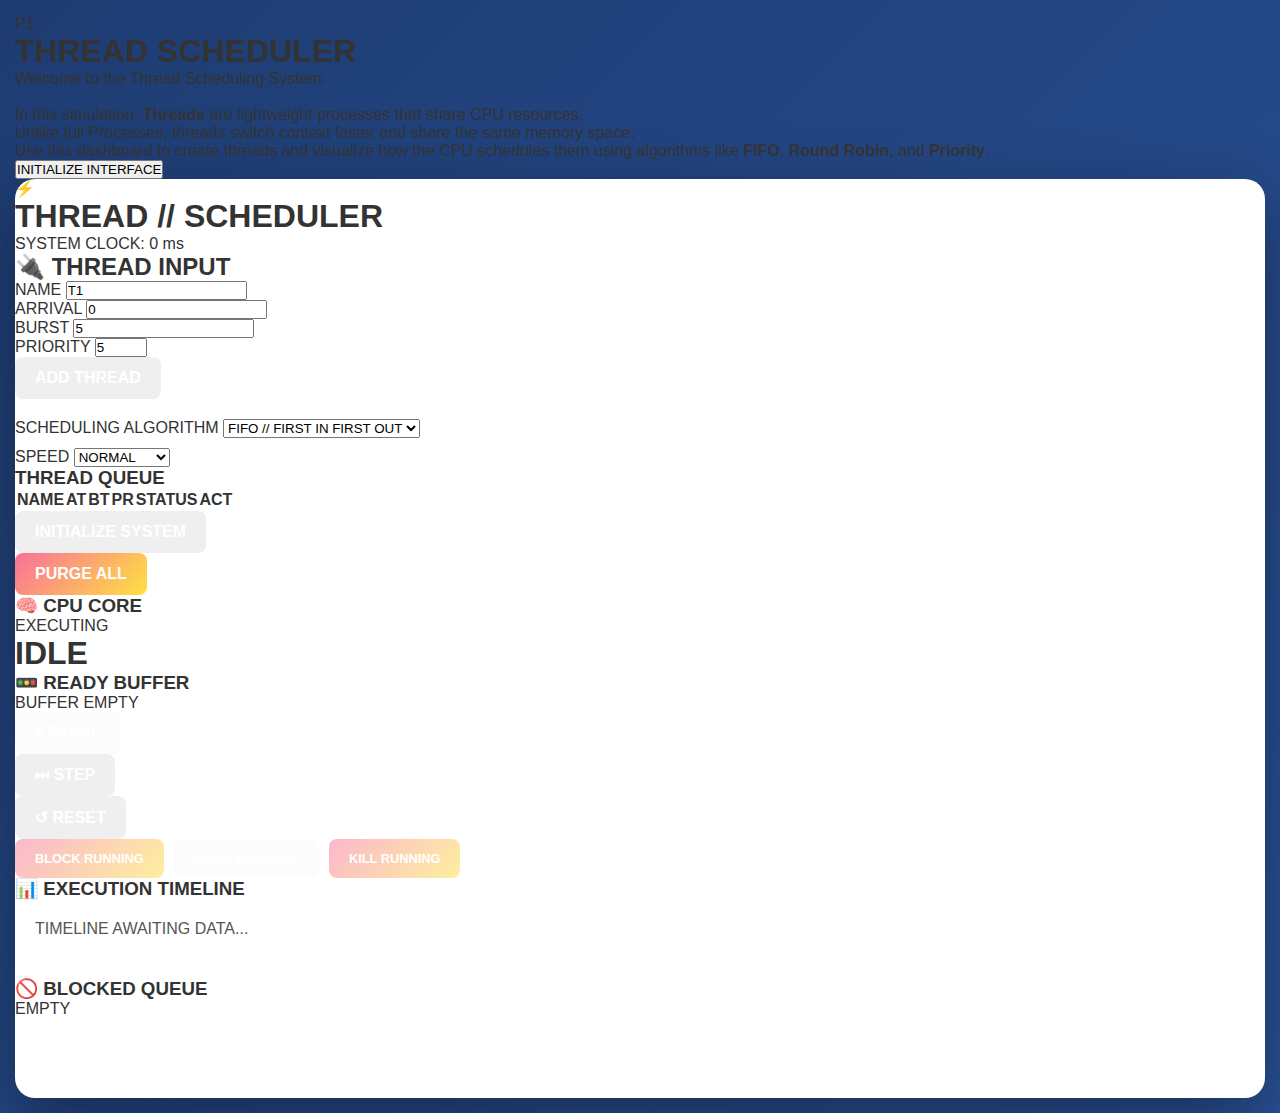
<file: TSV/is.html>
<!DOCTYPE html>
<html lang="en">

<head>
    <meta charset="UTF-8">
    <meta name="viewport" content="width=device-width, initial-scale=1.0">
    <title>THREAD SCHEDULER // SYSTEM OVERRIDE</title>
    <link rel="preconnect" href="https://fonts.googleapis.com">
    <link rel="preconnect" href="https://fonts.gstatic.com" crossorigin>
    <link
        href="https://fonts.googleapis.com/css2?family=Orbitron:wght@400;700;900&family=Rajdhani:wght@400;600;700&family=Share+Tech+Mono&display=swap"
        rel="stylesheet">
    <link rel="stylesheet" href="style.css">
</head>

<body>
    <div class="bg-grid"></div>

    <!-- INTRO ANIMATION & TUTORIAL -->
    <div id="introOverlay">
        <div class="falling-ball">P1</div>
        <div class="tutorial-box">
            <h1>THREAD SCHEDULER</h1>
            <p>
                Welcome to the Thread Scheduling System.<br><br>
                In this simulation, <strong>Threads</strong> are lightweight processes that share CPU resources.
                <br>
                Unlike full Processes, threads switch context faster and share the same memory space.
                <br>
                Use this dashboard to create threads and visualize how the CPU schedules them using algorithms like
                <strong>FIFO</strong>, <strong>Round Robin</strong>, and <strong>Priority</strong>.
            </p>
            <button class="btn-start-intro" onclick="closeIntro()">INITIALIZE INTERFACE</button>
        </div>
    </div>

    <div class="container">
        <!-- Header -->
        <header>
            <div class="logo-area">
                <span class="logo-icon">⚡</span>
                <h1 class="glitch">THREAD // SCHEDULER</h1>
            </div>
            <div class="sys-time">
                <span>SYSTEM CLOCK: </span>
                <span id="currentTime" class="clock-val">0</span>
                <span class="unit">ms</span>
            </div>
        </header>

        <div class="main-layout">
            <!-- LEFT PANEL: CONFIGURATION -->
            <aside class="sidebar glass-panel">
                <div class="panel-header">
                    <h2><span class="icon">🔌</span> THREAD INPUT</h2>
                </div>

                <div class="input-group">
                    <div class="row">
                        <div class="col">
                            <label>NAME</label>
                            <input type="text" id="threadName" placeholder="T1" class="cyber-input" />
                        </div>
                        <div class="col">
                            <label>ARRIVAL</label>
                            <input type="number" id="arrivalTime" min="0" value="0" class="cyber-input" />
                        </div>
                    </div>
                    <div class="row">
                        <div class="col">
                            <label>BURST</label>
                            <input type="number" id="burstTime" min="1" value="5" class="cyber-input" />
                        </div>
                        <div class="col">
                            <label>PRIORITY</label>
                            <input type="number" id="priority" min="1" max="10" value="5" class="cyber-input" />
                        </div>
                    </div>
                    <div class="btn-row">
                        <button id="addThreadBtn" class="btn btn-add">ADD THREAD</button>
                    </div>
                </div>

                <div class="algo-config" style="margin-top: 20px;">
                    <label>SCHEDULING ALGORITHM</label>
                    <select id="schedulingAlgorithm" class="cyber-select">
                        <option value="fifo">FIFO // FIRST IN FIRST OUT</option>
                        <option value="roundrobin">RR // ROUND ROBIN</option>
                        <option value="priority">PRIO // PRIORITY</option>
                    </select>

                    <div id="quantumGroup" class="quantum-box" style="margin-top: 10px; display: none;">
                        <label>TIME QUANTUM</label>
                        <input type="number" id="timeQuantum" min="1" value="3" class="cyber-input" />
                    </div>

                    <div style="margin-top: 10px;">
                        <label>SPEED</label>
                        <select id="simulationSpeed" class="cyber-select">
                            <option value="1000">SLOW</option>
                            <option value="500" selected>NORMAL</option>
                            <option value="250">FAST</option>
                            <option value="100">VERY FAST</option>
                        </select>
                    </div>
                </div>

                <!-- Process Table -->
                <div class="process-list-container">
                    <h3>THREAD QUEUE</h3>
                    <div class="table-scroll">
                        <table class="cyber-table">
                            <thead>
                                <tr>
                                    <th>NAME</th>
                                    <th>AT</th>
                                    <th>BT</th>
                                    <th>PR</th>
                                    <th>STATUS</th>
                                    <th>ACT</th>
                                </tr>
                            </thead>
                            <tbody id="threadTableBody">
                                <!-- Threads will be added here -->
                            </tbody>
                        </table>
                    </div>
                </div>

                <div class="global-controls">
                    <button id="startBtnAction" class="btn btn-execute">INITIALIZE SYSTEM</button>
                    <button id="clearThreadsBtn" class="btn btn-danger">PURGE ALL</button>
                </div>
            </aside>

            <!-- MAIN VISUALIZATION AREA -->
            <main class="visual-deck">
                <!-- TOP DECK: CPU & READY QUEUE -->
                <div class="top-deck">
                    <!-- CPU Visualizer -->
                    <div class="cpu-stage glass-panel">
                        <div class="panel-header">
                            <h3><span class="icon">🧠</span> CPU CORE</h3>
                        </div>
                        <div class="cpu-socket">
                            <div class="cpu-chip border-gradient" id="cpuSlot">
                                <div class="cpu-inner">
                                    <span class="label">EXECUTING</span>
                                    <h1>IDLE</h1>
                                </div>
                            </div>
                        </div>
                    </div>

                    <!-- Ready Queue Visualizer -->
                    <div class="queue-stage glass-panel">
                        <div class="panel-header">
                            <h3><span class="icon">🚥</span> READY BUFFER</h3>
                        </div>
                        <div class="queue-track" id="readyQueue">
                            <div class="empty-msg">BUFFER EMPTY</div>
                        </div>
                    </div>
                </div>

                <!-- CONTROLS & GANTT -->
                <div class="control-deck glass-panel" id="executionControls">
                    <div class="playback-controls">
                        <!-- Re-mapped buttons to script logic -->
                        <button id="startBtn" class="btn btn-play" style="display:none;">▶ START</button>
                        <button id="pauseBtn" class="btn btn-pause" disabled>⏸ PAUSE</button>
                        <button id="stepBtn" class="btn btn-step">⏭ STEP</button>
                        <button id="resetBtn" class="btn btn-reset">↺ RESET</button>
                    </div>

                    <div class="thread-ops" style="display: flex; gap: 10px;">
                        <button id="blockThreadBtn" class="btn btn-danger"
                            style="width: auto; margin:0; font-size: 0.8rem;" disabled>BLOCK RUNNING</button>
                        <button id="wakeThreadBtn" class="btn btn-add" style="width: auto; margin:0; font-size: 0.8rem;"
                            disabled>WAKE BLOCKED</button>
                        <button id="terminateThreadBtn" class="btn btn-danger"
                            style="width: auto; margin:0; font-size: 0.8rem;" disabled>KILL RUNNING</button>
                    </div>
                </div>

                <div class="gantt-deck glass-panel">
                    <div class="panel-header">
                        <h3><span class="icon">📊</span> EXECUTION TIMELINE</h3>
                    </div>
                    <div id="timelineCanvas" class="gantt-track">
                        <div style="padding: 20px; color: #555;">TIMELINE AWAITING DATA...</div>
                    </div>
                </div>

                <!-- Extra Panel: Blocked Queue -->
                <div class="glass-panel" style="min-height: 120px; margin-top: 20px;">
                    <div class="panel-header">
                        <h3><span class="icon">🚫</span> BLOCKED QUEUE</h3>
                    </div>
                    <div id="blockedQueue" class="queue-track">
                        <div class="empty-msg">EMPTY</div>
                    </div>
                </div>
            </main>
        </div>
    </div>

    <!-- Hidden element to bridge script logic -->
    <div id="progressContainer" style="display: none;"></div>
    <div id="eventLog" style="display: none;"></div>

    <script src="script.js"></script>
    <script>
        // Bridge script to handle UI differences
        document.getElementById('startBtnAction').addEventListener('click', function () {
            document.getElementById('startBtn').click();
        });

        // Intro Animation Logic
        function closeIntro() {
            const overlay = document.getElementById('introOverlay');
            overlay.style.transition = 'opacity 1s ease';
            overlay.style.opacity = '0';
            setTimeout(() => {
                overlay.style.display = 'none';
            }, 1000);
        }
    </script>
</body>

</html>
</file>
<file: CPUSC/style.css>
/* =========================================
   ULTRA-MODERN CYBER HUD THEME v2.2 (Fixed Layout)
   ========================================= */

:root {
    --bg-dark: #02040a;
    --panel-bg: rgba(10, 15, 30, 0.7);
    --glass-border: rgba(255, 255, 255, 0.1);
    --neon-cyan: #00f3ff;
    --neon-purple: #bc13fe;
    --neon-green: #0aff0a;
    --neon-red: #ff003c;
    --neon-orange: #ff9e00;
    --text-primary: #e0faff;
    --text-muted: #577590;

    --font-orbitron: 'Orbitron', sans-serif;
    --font-rajdhani: 'Rajdhani', sans-serif;
    --font-mono: 'Share Tech Mono', monospace;
}

* {
    margin: 0;
    padding: 0;
    box-sizing: border-box;
}

body {
    background-color: var(--bg-dark);
    color: var(--text-primary);
    font-family: var(--font-rajdhani);
    height: 100vh;
    overflow: hidden;
    background-image: radial-gradient(circle at 50% 50%, #0a1020 0%, #02040a 100%);
}

.bg-grid {
    position: fixed;
    top: 0;
    left: 0;
    width: 100%;
    height: 100%;
    background-image:
        linear-gradient(rgba(0, 243, 255, 0.03) 1px, transparent 1px),
        linear-gradient(90deg, rgba(0, 243, 255, 0.03) 1px, transparent 1px);
    background-size: 40px 40px;
    z-index: -1;
}

.container {
    max-width: 1800px;
    margin: 0 auto;
    height: 100vh;
    display: flex;
    flex-direction: column;
    padding: 10px;
}

/* Header */
header {
    display: flex;
    justify-content: space-between;
    align-items: center;
    padding: 15px 30px;
    background: rgba(0, 0, 0, 0.3);
    border-bottom: 1px solid var(--glass-border);
    margin-bottom: 15px;
    flex-shrink: 0;
}

.logo-area {
    display: flex;
    align-items: center;
    gap: 15px;
}

.logo-icon {
    font-size: 2rem;
    filter: drop-shadow(0 0 10px var(--neon-cyan));
}

h1.glitch {
    font-family: var(--font-orbitron);
    font-size: 2rem;
    letter-spacing: 4px;
    color: var(--neon-cyan);
    text-shadow: 0 0 15px rgba(0, 243, 255, 0.5);
}

.sys-time {
    font-family: var(--font-mono);
    font-size: 1.2rem;
    color: var(--neon-green);
    background: rgba(10, 255, 10, 0.05);
    padding: 10px 20px;
    border: 1px solid rgba(10, 255, 10, 0.2);
    border-radius: 4px;
}

.clock-val {
    font-size: 1.8rem;
    font-weight: bold;
    margin: 0 5px;
}

/* Main Layout Grid */
.main-layout {
    display: flex;
    flex: 1;
    gap: 20px;
    overflow: hidden;
    padding-bottom: 10px;
}

/* Glass Panel Shared */
.glass-panel {
    background: var(--panel-bg);
    border: 1px solid var(--glass-border);
    border-radius: 8px;
    backdrop-filter: blur(10px);
    box-shadow: 0 0 20px rgba(0, 0, 0, 0.5);
    display: flex;
    flex-direction: column;
}

.panel-header {
    padding: 15px;
    border-bottom: 1px solid var(--glass-border);
    background: rgba(0, 0, 0, 0.2);
    flex-shrink: 0;
}

.panel-header h3,
.panel-header h2 {
    font-family: var(--font-orbitron);
    color: var(--text-muted);
    font-size: 1rem;
    letter-spacing: 2px;
}

/* Sidebar - FIXED WIDTH */
.sidebar {
    width: 400px;
    min-width: 400px;
    /* Prevent shrink */
    flex-shrink: 0;
    /* Prevent shrink */
    padding: 15px;
    gap: 20px;
    overflow-y: auto;
}

.input-group {
    display: flex;
    flex-direction: column;
    gap: 10px;
}

.row {
    display: flex;
    gap: 10px;
}

.col {
    flex: 1;
}

label {
    display: block;
    font-family: var(--font-mono);
    color: var(--neon-cyan);
    font-size: 0.75rem;
    margin-bottom: 5px;
}

.cyber-input,
.cyber-select {
    width: 100%;
    background: rgba(0, 0, 0, 0.5);
    border: 1px solid #334e68;
    padding: 10px;
    color: white;
    font-family: var(--font-mono);
    font-size: 1rem;
    outline: none;
    transition: 0.3s;
}

.cyber-input:focus,
.cyber-select:focus {
    border-color: var(--neon-purple);
    box-shadow: 0 0 10px rgba(188, 19, 254, 0.2);
}

.btn {
    border: none;
    padding: 12px;
    font-family: var(--font-orbitron);
    font-weight: bold;
    cursor: pointer;
    transition: 0.3s;
    text-transform: uppercase;
    font-size: 0.9rem;
}

.btn-row {
    display: flex;
    gap: 10px;
    margin-top: 5px;
}

.btn-add {
    flex: 2;
    background: rgba(0, 243, 255, 0.1);
    color: var(--neon-cyan);
    border: 1px solid var(--neon-cyan);
}

.btn-add:hover {
    background: var(--neon-cyan);
    color: #000;
    box-shadow: 0 0 15px var(--neon-cyan);
}

.btn-load {
    flex: 1;
    background: rgba(255, 255, 255, 0.05);
    color: #aaa;
    border: 1px solid #555;
}

.btn-load:hover {
    background: #fff;
    color: #000;
}

.btn-execute {
    width: 100%;
    margin-top: auto;
    background: rgba(10, 255, 10, 0.1);
    color: var(--neon-green);
    border: 1px solid var(--neon-green);
    font-size: 1.1rem;
    padding: 15px;
}

.btn-execute:hover {
    background: var(--neon-green);
    color: #000;
    box-shadow: 0 0 20px var(--neon-green);
}

.btn-danger {
    width: 100%;
    margin-top: 10px;
    background: transparent;
    border: 1px solid var(--neon-red);
    color: var(--neon-red);
    opacity: 0.7;
}

.btn-danger:hover {
    background: var(--neon-red);
    color: white;
    opacity: 1;
}

/* Table Section */
.process-list-container {
    flex: 1;
    display: flex;
    flex-direction: column;
    min-height: 200px;
}

.table-scroll {
    flex: 1;
    overflow-y: auto;
    border: 1px solid #333;
    margin-top: 5px;
    background: rgba(0, 0, 0, 0.3);
}

.cyber-table {
    width: 100%;
    border-collapse: collapse;
}

.cyber-table th {
    position: sticky;
    top: 0;
    background: #0b1120;
    color: #8899ac;
    font-size: 0.8rem;
    padding: 8px;
    text-align: left;
    border-bottom: 2px solid #334e68;
}

.cyber-table td {
    padding: 8px;
    border-bottom: 1px solid #222;
    font-family: var(--font-mono);
    font-size: 1rem;
}

/* Visual Deck - FLEX GROW */
.visual-deck {
    flex: 1;
    min-width: 0;
    /* CRITICAL FIX: Prevents child content from pushing parent width */
    display: flex;
    flex-direction: column;
    gap: 20px;
    overflow: hidden;
    /* Contains children */
}

.top-deck {
    flex: 2;
    display: flex;
    gap: 20px;
    min-height: 0;
}

.cpu-stage {
    flex: 1;
    display: flex;
    flex-direction: column;
    align-items: center;
    justify-content: center;
    position: relative;
}

.cpu-socket {
    width: 220px;
    height: 220px;
    display: flex;
    align-items: center;
    justify-content: center;
}

.cpu-chip {
    width: 180px;
    height: 180px;
    background: #050a14;
    border: 2px solid #333;
    position: relative;
    display: flex;
    align-items: center;
    justify-content: center;
    box-shadow: 0 0 30px rgba(0, 0, 0, 0.8);
    transition: all 0.3s ease;
}

.cpu-chip.active {
    border-color: var(--neon-cyan);
    box-shadow: 0 0 50px var(--neon-cyan), inset 0 0 20px rgba(0, 243, 255, 0.2);
    animation: pulse 0.8s infinite alternate;
}

@keyframes pulse {
    from {
        box-shadow: 0 0 20px var(--neon-cyan);
    }

    to {
        box-shadow: 0 0 40px var(--neon-cyan), 0 0 10px white;
    }
}

.cpu-inner {
    text-align: center;
}

.cpu-inner h1 {
    font-family: var(--font-orbitron);
    font-size: 2.8rem;
    color: #333;
    margin: 10px 0;
}

.cpu-load-bar {
    width: 120px;
    height: 5px;
    background: #222;
    margin: 5px auto;
}

.load-fill {
    width: 0%;
    height: 100%;
    background: var(--neon-cyan);
}

.queue-stage {
    flex: 2;
    display: flex;
    flex-direction: column;
}

.queue-track {
    flex: 1;
    display: flex;
    align-items: center;
    gap: 15px;
    overflow-x: auto;
    padding: 15px;
    background: rgba(0, 0, 0, 0.2);
    border: 1px dashed #333;
    border-radius: 4px;
    border-top: none;
}

.queue-item {
    min-width: 70px;
    height: 70px;
    background: #111;
    border: 2px solid var(--neon-purple);
    color: white;
    display: flex;
    align-items: center;
    justify-content: center;
    font-family: var(--font-orbitron);
    font-weight: bold;
    font-size: 1.2rem;
    box-shadow: 0 0 15px rgba(188, 19, 254, 0.4);
    animation: slide 0.3s;
}

@keyframes slide {
    from {
        opacity: 0;
        transform: translateX(20px);
    }

    to {
        opacity: 1;
        transform: translateX(0);
    }
}

.empty-msg {
    width: 100%;
    text-align: center;
    color: #444;
    font-family: var(--font-mono);
    letter-spacing: 2px;
}

.control-deck {
    flex: 0 0 auto;
    padding: 15px 30px;
    flex-direction: row;
    align-items: center;
    justify-content: space-between;
}

.playback-controls button {
    margin-right: 10px;
    min-width: 100px;
}

.status-indicators {
    display: flex;
    gap: 40px;
}

.stat-item .lbl {
    font-size: 0.7rem;
    color: var(--text-muted);
    font-family: var(--font-mono);
}

.stat-item .val {
    font-size: 1.5rem;
    font-family: var(--font-orbitron);
    color: var(--text-primary);
}

.gantt-deck {
    flex: 1;
    min-height: 180px;
    display: flex;
    flex-direction: column;
}

.gantt-track {
    flex: 1;
    display: flex;
    align-items: center;
    overflow-x: auto;
    padding: 10px 0;
    min-height: 0;
}

.gantt-block {
    height: 70px;
    display: flex;
    flex-direction: column;
    justify-content: center;
    align-items: center;
    font-family: var(--font-orbitron);
    font-weight: bold;
    font-size: 0.9rem;
    color: #fff;
    border-right: 1px solid rgba(0, 0, 0, 0.5);
    position: relative;
    flex-shrink: 0;
    /* Important */
}

/* Scrollbars */
::-webkit-scrollbar {
    width: 8px;
    height: 8px;
}

::-webkit-scrollbar-track {
    background: #000;
}

::-webkit-scrollbar-thumb {
    background: #333;
    border-radius: 4px;
}

::-webkit-scrollbar-thumb:hover {
    background: var(--neon-cyan);
}
</file>
<file: MM/style.css>
/* ====================================
   Reset and Base Styles
   ==================================== */
* {
    margin: 0;
    padding: 0;
    box-sizing: border-box;
}

body {
    font-family: 'Segoe UI', Tahoma, Geneva, Verdana, sans-serif;
    background: linear-gradient(135deg, #667eea 0%, #764ba2 100%);
    min-height: 100vh;
    padding: 20px;
    overflow-x: hidden;
}

.container {
    max-width: 1800px;
    margin: 0 auto;
    background: white;
    border-radius: 20px;
    box-shadow: 0 25px 70px rgba(0, 0, 0, 0.3);
    overflow: hidden;
}

/* ====================================
   Header
   ==================================== */
header {
    background: linear-gradient(135deg, #667eea 0%, #764ba2 100%);
    color: white;
    padding: 40px 30px;
}

.header-content {
    display: flex;
    align-items: center;
    gap: 20px;
}

.logo {
    font-size: 4em;
    animation: rotate 4s linear infinite;
}

@keyframes rotate {
    from {
        transform: rotate(0deg);
    }

    to {
        transform: rotate(360deg);
    }
}

.header-text h1 {
    font-size: 2.5em;
    margin-bottom: 10px;
    text-shadow: 2px 2px 4px rgba(0, 0, 0, 0.2);
}

.header-text p {
    font-size: 1.15em;
    opacity: 0.95;
}

/* ====================================
   Tabs
   ==================================== */
.tabs-container {
    display: flex;
    background: #f8f9fa;
    border-bottom: 3px solid #e9ecef;
    padding: 0 20px;
}

.tab-button {
    flex: 1;
    padding: 20px 30px;
    border: none;
    background: transparent;
    font-size: 1.1em;
    font-weight: 600;
    color: #6c757d;
    cursor: pointer;
    transition: all 0.3s;
    border-bottom: 4px solid transparent;
    display: flex;
    align-items: center;
    justify-content: center;
    gap: 10px;
}

.tab-button:hover {
    background: rgba(102, 126, 234, 0.1);
    color: #667eea;
}

.tab-button.active {
    color: #667eea;
    border-bottom-color: #667eea;
    background: white;
}

.tab-icon {
    font-size: 1.3em;
}

/* ====================================
   Main Content Layout
   ==================================== */
.main-content {
    display: flex;
    gap: 30px;
    padding: 30px;
    min-height: 700px;
}

.diagram-panel {
    flex: 1.5;
    background: #f8f9fa;
    border-radius: 15px;
    padding: 25px;
    display: flex;
    flex-direction: column;
    gap: 20px;
}

.info-panel {
    flex: 1;
    background: #f8f9fa;
    border-radius: 15px;
    padding: 25px;
    overflow-y: auto;
    max-height: 800px;
}

.panel-header {
    margin-bottom: 20px;
}

.panel-header h2 {
    color: #667eea;
    font-size: 1.8em;
    display: flex;
    align-items: center;
    gap: 10px;
}

/* ====================================
   Controls
   ==================================== */
.controls {
    display: flex;
    gap: 15px;
    flex-wrap: wrap;
}

.btn {
    padding: 12px 24px;
    border: none;
    border-radius: 8px;
    font-size: 1em;
    font-weight: 600;
    cursor: pointer;
    transition: all 0.3s;
    color: white;
    display: flex;
    align-items: center;
    gap: 8px;
}

.btn:hover {
    transform: translateY(-2px);
    box-shadow: 0 8px 20px rgba(0, 0, 0, 0.2);
}

.btn:active {
    transform: translateY(0);
}

.btn-primary {
    background: linear-gradient(135deg, #667eea 0%, #764ba2 100%);
}

.btn-success {
    background: linear-gradient(135deg, #11998e 0%, #38ef7d 100%);
}

.btn-warning {
    background: linear-gradient(135deg, #f093fb 0%, #f5576c 100%);
}

.btn-danger {
    background: linear-gradient(135deg, #fa709a 0%, #fee140 100%);
}

/* ====================================
   Diagram Container
   ==================================== */
.diagram-container {
    position: relative;
    flex: 1;
    background: white;
    border-radius: 12px;
    padding: 30px;
    display: flex;
    gap: 40px;
    justify-content: space-between;
    min-height: 400px;
    box-shadow: 0 4px 15px rgba(0, 0, 0, 0.1);
}

.thread-section {
    flex: 1;
    display: flex;
    flex-direction: column;
    gap: 15px;
}

.section-header {
    text-align: center;
    padding-bottom: 15px;
    border-bottom: 3px solid #e9ecef;
}

.section-header h3 {
    color: #495057;
    font-size: 1.3em;
    margin-bottom: 8px;
}

.section-label {
    color: #6c757d;
    font-size: 0.95em;
    font-weight: 600;
    text-transform: uppercase;
    letter-spacing: 1px;
}

.threads-container {
    display: flex;
    flex-direction: column;
    gap: 15px;
    align-items: center;
    padding: 20px 0;
}

/* ====================================
   Thread Boxes
   ==================================== */
.thread-box {
    width: 140px;
    padding: 18px;
    border-radius: 10px;
    text-align: center;
    font-weight: 600;
    font-size: 1em;
    position: relative;
    cursor: pointer;
    transition: all 0.3s;
    animation: threadAppear 0.5s ease-out;
}

@keyframes threadAppear {
    from {
        opacity: 0;
        transform: scale(0.5);
    }

    to {
        opacity: 1;
        transform: scale(1);
    }
}

.user-thread {
    background: linear-gradient(135deg, #667eea 0%, #764ba2 100%);
    color: white;
    box-shadow: 0 5px 15px rgba(102, 126, 234, 0.4);
}

.user-thread:hover {
    transform: translateY(-3px);
    box-shadow: 0 8px 25px rgba(102, 126, 234, 0.6);
}

.kernel-thread {
    background: linear-gradient(135deg, #11998e 0%, #38ef7d 100%);
    color: white;
    box-shadow: 0 5px 15px rgba(17, 153, 142, 0.4);
}

.kernel-thread:hover {
    transform: translateY(-3px);
    box-shadow: 0 8px 25px rgba(17, 153, 142, 0.6);
}

.thread-box.active {
    animation: pulse 1.5s infinite;
}

@keyframes pulse {

    0%,
    100% {
        transform: scale(1);
        box-shadow: 0 5px 15px rgba(102, 126, 234, 0.4);
    }

    50% {
        transform: scale(1.05);
        box-shadow: 0 8px 30px rgba(102, 126, 234, 0.8);
    }
}

/* ====================================
   Connection Lines (SVG)
   ==================================== */
.connections-canvas {
    position: absolute;
    top: 0;
    left: 0;
    width: 100%;
    height: 100%;
    pointer-events: none;
    z-index: 1;
}

.connection-line {
    stroke: #667eea;
    stroke-width: 3;
    fill: none;
    opacity: 0.7;
    transition: all 0.3s;
}

.connection-line.active {
    stroke: #ffd700;
    stroke-width: 4;
    opacity: 1;
    animation: flowAnimation 2s linear infinite;
}

@keyframes flowAnimation {
    0% {
        stroke-dashoffset: 0;
    }

    100% {
        stroke-dashoffset: 20;
    }
}

/* ====================================
   Thread Count Display
   ==================================== */
.thread-count {
    display: flex;
    gap: 30px;
    padding: 20px;
    background: white;
    border-radius: 10px;
    box-shadow: 0 2px 10px rgba(0, 0, 0, 0.1);
    justify-content: center;
}

.count-item {
    display: flex;
    flex-direction: column;
    align-items: center;
    gap: 5px;
}

.count-label {
    font-size: 0.9em;
    color: #6c757d;
    font-weight: 600;
}

.count-value {
    font-size: 1.8em;
    font-weight: 700;
    color: #667eea;
}

/* ====================================
   Info Panel Content
   ==================================== */
.info-content {
    display: flex;
    flex-direction: column;
    gap: 25px;
}

.info-section {
    background: white;
    padding: 20px;
    border-radius: 10px;
    box-shadow: 0 2px 8px rgba(0, 0, 0, 0.08);
}

.info-section h3 {
    color: #495057;
    font-size: 1.2em;
    margin-bottom: 15px;
    display: flex;
    align-items: center;
    gap: 10px;
}

.info-section p {
    color: #6c757d;
    line-height: 1.7;
    font-size: 1em;
}

.info-section ul {
    list-style: none;
    padding: 0;
}

.info-section li {
    color: #6c757d;
    line-height: 1.8;
    padding: 8px 0;
    padding-left: 25px;
    position: relative;
    font-size: 0.95em;
}

.info-section li::before {
    content: "•";
    position: absolute;
    left: 0;
    color: #667eea;
    font-weight: bold;
    font-size: 1.5em;
}

/* ====================================
   Status Bar
   ==================================== */
.status-bar {
    background: #f8f9fa;
    padding: 15px 30px;
    border-top: 2px solid #e9ecef;
}

.status-message {
    color: #495057;
    font-size: 0.95em;
    display: flex;
    align-items: center;
    gap: 10px;
}

.status-message::before {
    content: "ℹ️";
    font-size: 1.2em;
}

/* ====================================
   Responsive Design
   ==================================== */
@media (max-width: 1400px) {
    .main-content {
        flex-direction: column;
    }

    .info-panel {
        max-height: none;
    }
}

@media (max-width: 768px) {
    .header-content {
        flex-direction: column;
        text-align: center;
    }

    .header-text h1 {
        font-size: 2em;
    }

    .tabs-container {
        flex-direction: column;
    }

    .controls {
        justify-content: center;
    }

    .diagram-container {
        flex-direction: column;
        gap: 30px;
    }

    .thread-count {
        flex-direction: column;
        gap: 15px;
    }
}

/* ====================================
   Scrollbar Styling
   ==================================== */
::-webkit-scrollbar {
    width: 10px;
    height: 10px;
}

::-webkit-scrollbar-track {
    background: #f1f1f1;
    border-radius: 10px;
}

::-webkit-scrollbar-thumb {
    background: linear-gradient(135deg, #667eea 0%, #764ba2 100%);
    border-radius: 10px;
}

::-webkit-scrollbar-thumb:hover {
    background: linear-gradient(135deg, #5568d3 0%, #653a8b 100%);
}
</file>
<file: TSV/style.css>
/* ========================================
   Reset & Base Styles
   ======================================== */
* {
    margin: 0;
    padding: 0;
    box-sizing: border-box;
}

body {
    font-family: 'Segoe UI', Tahoma, Geneva, Verdana, sans-serif;
    background: linear-gradient(135deg, #1e3c72 0%, #2a5298 100%);
    min-height: 100vh;
    padding: 15px;
    color: #333;
}

.container {
    max-width: 1900px;
    margin: 0 auto;
    background: white;
    border-radius: 20px;
    box-shadow: 0 25px 70px rgba(0, 0, 0, 0.4);
    overflow: hidden;
}

/* ========================================
   Header
   ======================================== */
.header {
    background: linear-gradient(135deg, #1e3c72 0%, #2a5298 100%);
    color: white;
    padding: 30px;
}

.header-content {
    display: flex;
    align-items: center;
    gap: 20px;
}

.logo {
    font-size: 4em;
    animation: pulse 2s ease-in-out infinite;
}

@keyframes pulse {

    0%,
    100% {
        transform: scale(1);
    }

    50% {
        transform: scale(1.1);
    }
}

.header-text h1 {
    font-size: 2.5em;
    margin-bottom: 8px;
    text-shadow: 2px 2px 4px rgba(0, 0, 0, 0.3);
}

.subtitle {
    font-size: 1.1em;
    opacity: 0.95;
}

/* ========================================
   Algorithm Selection Bar
   ======================================== */
.algorithm-bar {
    background: #f8f9fa;
    padding: 20px 30px;
    border-bottom: 3px solid #dee2e6;
    display: flex;
    gap: 30px;
    align-items: center;
    flex-wrap: wrap;
}

.algorithm-group,
.quantum-group,
.speed-group {
    display: flex;
    align-items: center;
    gap: 10px;
}

.algorithm-label {
    font-weight: 600;
    color: #495057;
    font-size: 0.95em;
}

.algorithm-select,
.quantum-input,
.speed-select {
    padding: 10px 15px;
    border: 2px solid #dee2e6;
    border-radius: 6px;
    font-size: 1em;
    background: white;
    cursor: pointer;
    transition: all 0.3s;
}

.algorithm-select:focus,
.quantum-input:focus,
.speed-select:focus {
    outline: none;
    border-color: #1e3c72;
}

.quantum-input {
    width: 80px;
}

/* ========================================
   Main Content Layout
   ======================================== */
.main-content {
    display: flex;
    gap: 20px;
    padding: 20px;
    min-height: 700px;
}

.left-panel {
    flex: 0 0 350px;
    display: flex;
    flex-direction: column;
    gap: 20px;
}

.center-panel {
    flex: 1;
    display: flex;
    flex-direction: column;
    gap: 20px;
}

.right-panel {
    flex: 0 0 350px;
    display: flex;
    flex-direction: column;
    gap: 20px;
}

/* ========================================
   Panel Sections
   ======================================== */
.panel-section {
    background: #f8f9fa;
    border-radius: 12px;
    padding: 20px;
    box-shadow: 0 3px 10px rgba(0, 0, 0, 0.1);
}

.panel-title {
    color: #1e3c72;
    font-size: 1.5em;
    margin-bottom: 15px;
    display: flex;
    align-items: center;
    gap: 10px;
}

.section-title {
    color: #495057;
    font-size: 1.1em;
    margin-bottom: 15px;
    display: flex;
    align-items: center;
    gap: 8px;
}

/* ========================================
   Form Styles
   ======================================== */
.input-form {
    display: flex;
    flex-direction: column;
    gap: 15px;
}

.form-group {
    display: flex;
    flex-direction: column;
    gap: 6px;
}

.form-group label {
    font-weight: 600;
    color: #495057;
    font-size: 0.9em;
}

.form-group input {
    padding: 10px;
    border: 2px solid #dee2e6;
    border-radius: 6px;
    font-size: 1em;
    transition: border-color 0.3s;
}

.form-group input:focus {
    outline: none;
    border-color: #1e3c72;
}

.form-group small {
    color: #6c757d;
    font-size: 0.85em;
}

/* ========================================
   Buttons
   ======================================== */
.button-group,
.control-buttons,
.operation-buttons {
    display: flex;
    gap: 10px;
    flex-wrap: wrap;
}

.btn {
    padding: 12px 20px;
    border: none;
    border-radius: 8px;
    font-size: 1em;
    font-weight: 600;
    cursor: pointer;
    transition: all 0.3s;
    color: white;
    display: flex;
    align-items: center;
    justify-content: center;
    gap: 8px;
}

.btn:hover:not(:disabled) {
    transform: translateY(-2px);
    box-shadow: 0 8px 20px rgba(0, 0, 0, 0.2);
}

.btn:active:not(:disabled) {
    transform: translateY(0);
}

.btn:disabled {
    opacity: 0.5;
    cursor: not-allowed;
}

.btn-primary {
    background: linear-gradient(135deg, #667eea 0%, #764ba2 100%);
}

.btn-success {
    background: linear-gradient(135deg, #11998e 0%, #38ef7d 100%);
}

.btn-warning {
    background: linear-gradient(135deg, #f093fb 0%, #f5576c 100%);
}

.btn-danger {
    background: linear-gradient(135deg, #fa709a 0%, #fee140 100%);
}

.btn-secondary {
    background: linear-gradient(135deg, #6c757d 0%, #495057 100%);
}

.btn-large {
    width: 100%;
    padding: 15px;
    font-size: 1.05em;
}

.btn-small {
    width: 100%;
    font-size: 0.9em;
    padding: 10px;
}

/* ========================================
   Thread Table
   ======================================== */
.table-wrapper {
    overflow-x: auto;
    max-height: 300px;
    overflow-y: auto;
}

.thread-table {
    width: 100%;
    border-collapse: collapse;
    background: white;
    border-radius: 8px;
    overflow: hidden;
}

.thread-table thead {
    background: #1e3c72;
    color: white;
    position: sticky;
    top: 0;
    z-index: 10;
}

.thread-table th,
.thread-table td {
    padding: 12px 8px;
    text-align: center;
    border-bottom: 1px solid #dee2e6;
    font-size: 0.9em;
}

.thread-table th {
    font-weight: 600;
}

.thread-table tbody tr:hover {
    background: #f1f3f5;
}

.delete-btn {
    background: #dc3545;
    color: white;
    border: none;
    padding: 5px 10px;
    border-radius: 4px;
    cursor: pointer;
    font-size: 0.85em;
}

.delete-btn:hover {
    background: #c82333;
}

.thread-state {
    padding: 4px 8px;
    border-radius: 4px;
    font-size: 0.8em;
    font-weight: 600;
}

.state-new {
    background: #e9ecef;
    color: #495057;
}

.state-ready {
    background: #cfe2ff;
    color: #084298;
}

.state-running {
    background: #d1e7dd;
    color: #0f5132;
}

.state-blocked {
    background: #f8d7da;
    color: #842029;
}

.state-terminated {
    background: #dee2e6;
    color: #6c757d;
}

/* ========================================
   CPU Visualization
   ======================================== */
.cpu-container {
    background: white;
    border-radius: 10px;
    padding: 20px;
}

.cpu-slot {
    min-height: 150px;
    border: 4px dashed #dee2e6;
    border-radius: 12px;
    display: flex;
    align-items: center;
    justify-content: center;
    position: relative;
    background: #f8f9fa;
    transition: all 0.3s;
}

.cpu-idle {
    text-align: center;
    color: #adb5bd;
}

.idle-icon {
    font-size: 3em;
    margin-bottom: 10px;
}

.idle-text {
    font-size: 1.2em;
    font-weight: 600;
}

.cpu-thread {
    width: 100%;
    height: 100%;
    display: flex;
    flex-direction: column;
    align-items: center;
    justify-content: center;
    border-radius: 8px;
    color: white;
    font-weight: 600;
    font-size: 1.3em;
    animation: cpuPulse 1.5s ease-in-out infinite;
}

@keyframes cpuPulse {

    0%,
    100% {
        transform: scale(1);
    }

    50% {
        transform: scale(1.02);
    }
}

.cpu-thread-name {
    font-size: 2em;
    margin-bottom: 10px;
}

.cpu-thread-info {
    font-size: 0.7em;
    opacity: 0.9;
}

/* ========================================
   Timeline
   ======================================== */
.timeline-container {
    background: white;
    border-radius: 10px;
    padding: 20px;
    overflow-x: auto;
    min-height: 150px;
}

.timeline-canvas {
    display: flex;
    align-items: stretch;
    min-height: 80px;
    border: 2px solid #dee2e6;
    border-radius: 8px;
    overflow: hidden;
}

.timeline-block {
    display: flex;
    flex-direction: column;
    justify-content: center;
    align-items: center;
    padding: 10px;
    color: white;
    font-weight: 600;
    border-right: 1px solid rgba(255, 255, 255, 0.3);
    position: relative;
    min-width: 60px;
}

.timeline-block:last-child {
    border-right: none;
}

.timeline-block.current {
    animation: timelinePulse 1s infinite;
}

@keyframes timelinePulse {

    0%,
    100% {
        opacity: 1;
    }

    50% {
        opacity: 0.7;
    }
}

.timeline-label {
    font-size: 1.1em;
}

.timeline-time {
    font-size: 0.75em;
    margin-top: 5px;
    opacity: 0.9;
}

/* ========================================
   Progress Indicators
   ======================================== */
.progress-container {
    background: white;
    border-radius: 10px;
    padding: 20px;
    display: flex;
    flex-direction: column;
    gap: 15px;
    max-height: 300px;
    overflow-y: auto;
}

.progress-item {
    display: flex;
    flex-direction: column;
    gap: 8px;
}

.progress-header {
    display: flex;
    justify-content: space-between;
    align-items: center;
}

.progress-name {
    font-weight: 600;
    color: #495057;
}

.progress-stats {
    font-size: 0.85em;
    color: #6c757d;
}

.progress-bar-container {
    height: 25px;
    background: #e9ecef;
    border-radius: 12px;
    overflow: hidden;
    position: relative;
}

.progress-bar-fill {
    height: 100%;
    background: linear-gradient(135deg, #11998e 0%, #38ef7d 100%);
    transition: width 0.5s ease;
    display: flex;
    align-items: center;
    justify-content: center;
    color: white;
    font-size: 0.8em;
    font-weight: 600;
}

/* ========================================
   Queues
   ======================================== */
.queue-container {
    background: white;
    border-radius: 10px;
    padding: 15px;
    min-height: 120px;
    display: flex;
    flex-direction: column;
    gap: 10px;
}

.queue-empty {
    text-align: center;
    color: #adb5bd;
    padding: 30px;
    font-style: italic;
}

.queue-thread {
    background: linear-gradient(135deg, #667eea 0%, #764ba2 100%);
    color: white;
    padding: 12px;
    border-radius: 8px;
    font-weight: 600;
    text-align: center;
    animation: queueAppear 0.3s ease-out;
    cursor: pointer;
    transition: transform 0.3s;
}

.queue-thread:hover {
    transform: translateX(5px);
}

@keyframes queueAppear {
    from {
        opacity: 0;
        transform: translateY(-10px);
    }

    to {
        opacity: 1;
        transform: translateY(0);
    }
}

.queue-thread.blocked {
    background: linear-gradient(135deg, #fa709a 0%, #fee140 100%);
}

/* ========================================
   Time Display
   ======================================== */
.time-display {
    background: white;
    padding: 20px;
    border-radius: 10px;
    text-align: center;
    margin-top: 15px;
}

.time-label {
    font-size: 0.9em;
    color: #6c757d;
    margin-bottom: 8px;
}

.time-value {
    font-size: 3em;
    font-weight: 700;
    color: #1e3c72;
}

/* ========================================
   Event Log
   ======================================== */
.event-log {
    background: white;
    border-radius: 10px;
    padding: 15px;
    max-height: 300px;
    overflow-y: auto;
    font-family: 'Courier New', monospace;
    font-size: 0.85em;
}

.log-entry {
    padding: 8px;
    margin-bottom: 5px;
    border-left: 3px solid #1e3c72;
    padding-left: 10px;
    background: #f8f9fa;
    animation: logAppear 0.3s ease-out;
}

@keyframes logAppear {
    from {
        opacity: 0;
        transform: translateX(-10px);
    }

    to {
        opacity: 1;
        transform: translateX(0);
    }
}

.log-entry.initial {
    border-left-color: #6c757d;
}

.log-entry.created {
    border-left-color: #0d6efd;
}

.log-entry.scheduled {
    border-left-color: #198754;
}

.log-entry.blocked {
    border-left-color: #dc3545;
}

.log-entry.completed {
    border-left-color: #6c757d;
}

/* ========================================
   Responsive Design
   ======================================== */
@media (max-width: 1600px) {
    .main-content {
        flex-wrap: wrap;
    }

    .center-panel {
        flex: 1 1 100%;
        order: 1;
    }

    .left-panel,
    .right-panel {
        flex: 1 1 45%;
        order: 2;
    }
}

@media (max-width: 1024px) {
    .main-content {
        flex-direction: column;
    }

    .left-panel,
    .center-panel,
    .right-panel {
        flex: 1;
    }
}

/* ========================================
   Scrollbar Styling
   ======================================== */
::-webkit-scrollbar {
    width: 10px;
    height: 10px;
}

::-webkit-scrollbar-track {
    background: #f1f1f1;
    border-radius: 10px;
}

::-webkit-scrollbar-thumb {
    background: linear-gradient(135deg, #1e3c72 0%, #2a5298 100%);
    border-radius: 10px;
}

::-webkit-scrollbar-thumb:hover {
    background: linear-gradient(135deg, #152a52 0%, #1e3c72 100%);
}
</file>
